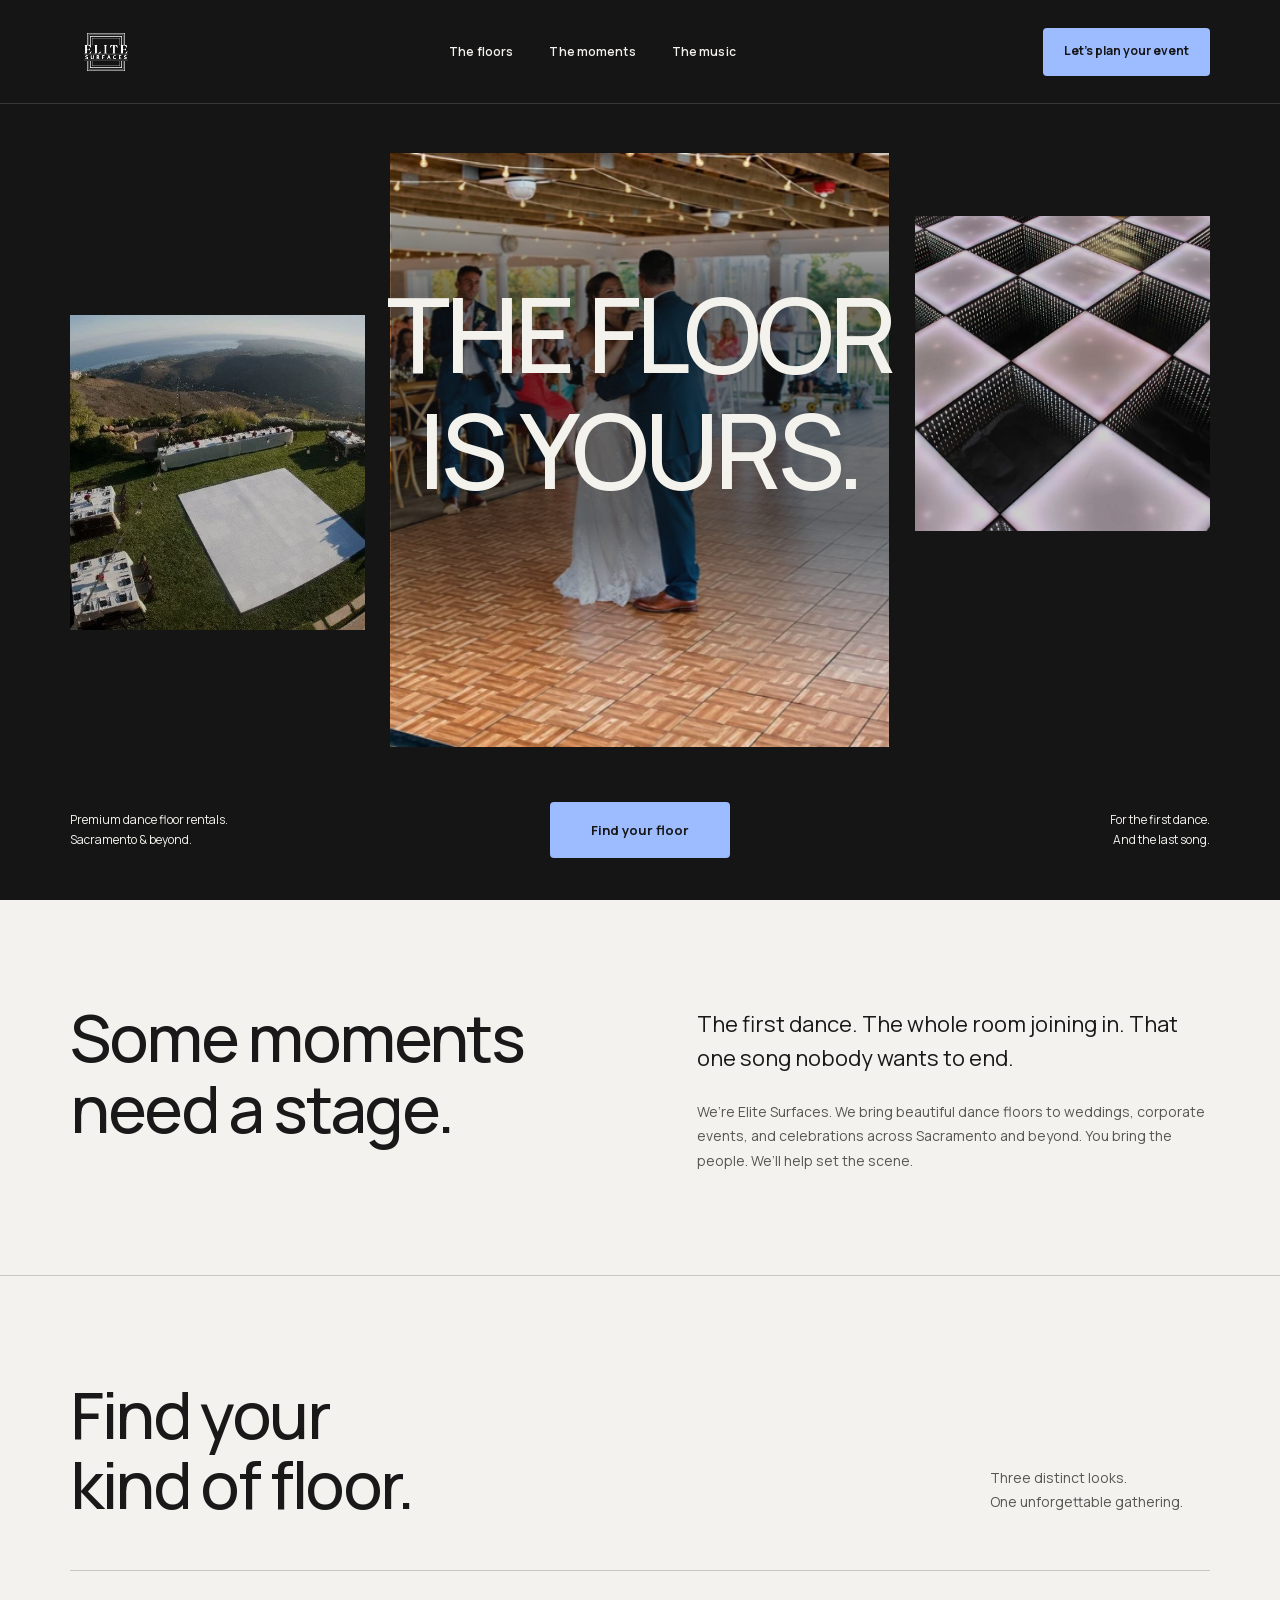
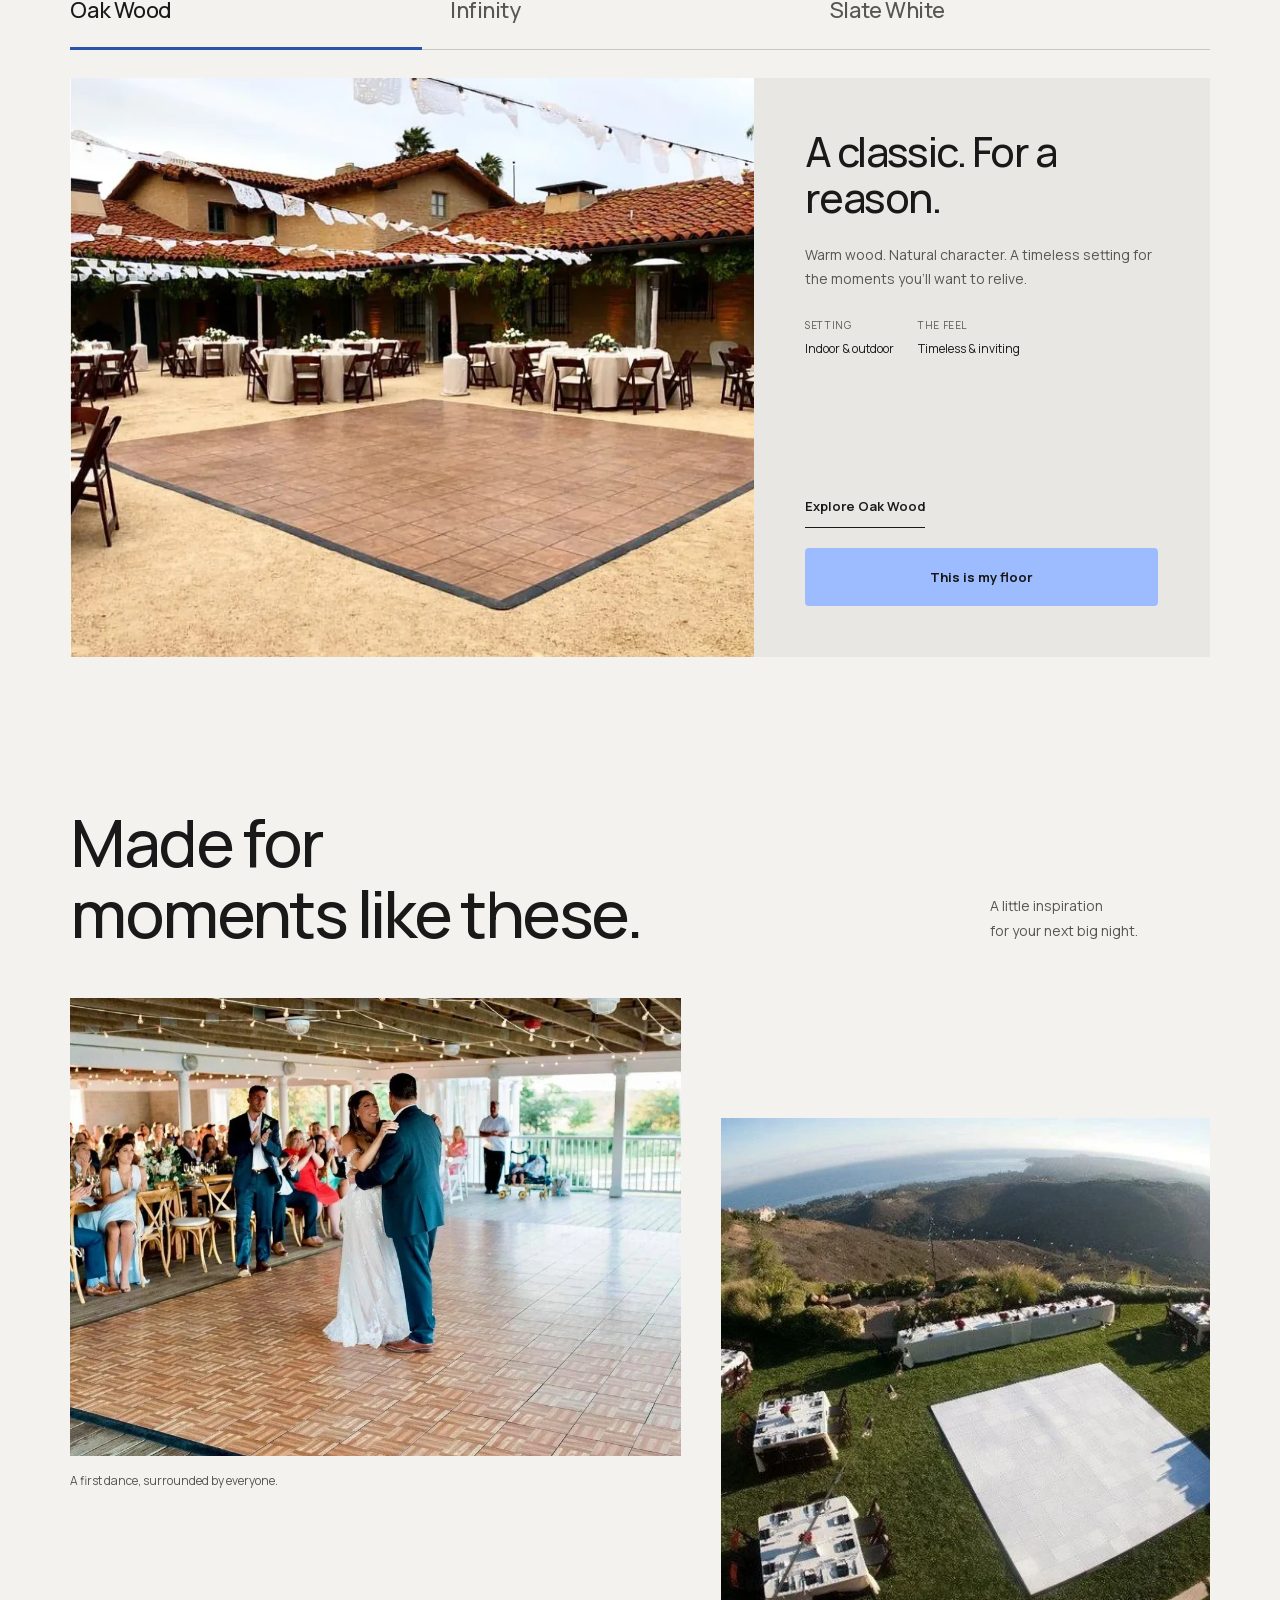
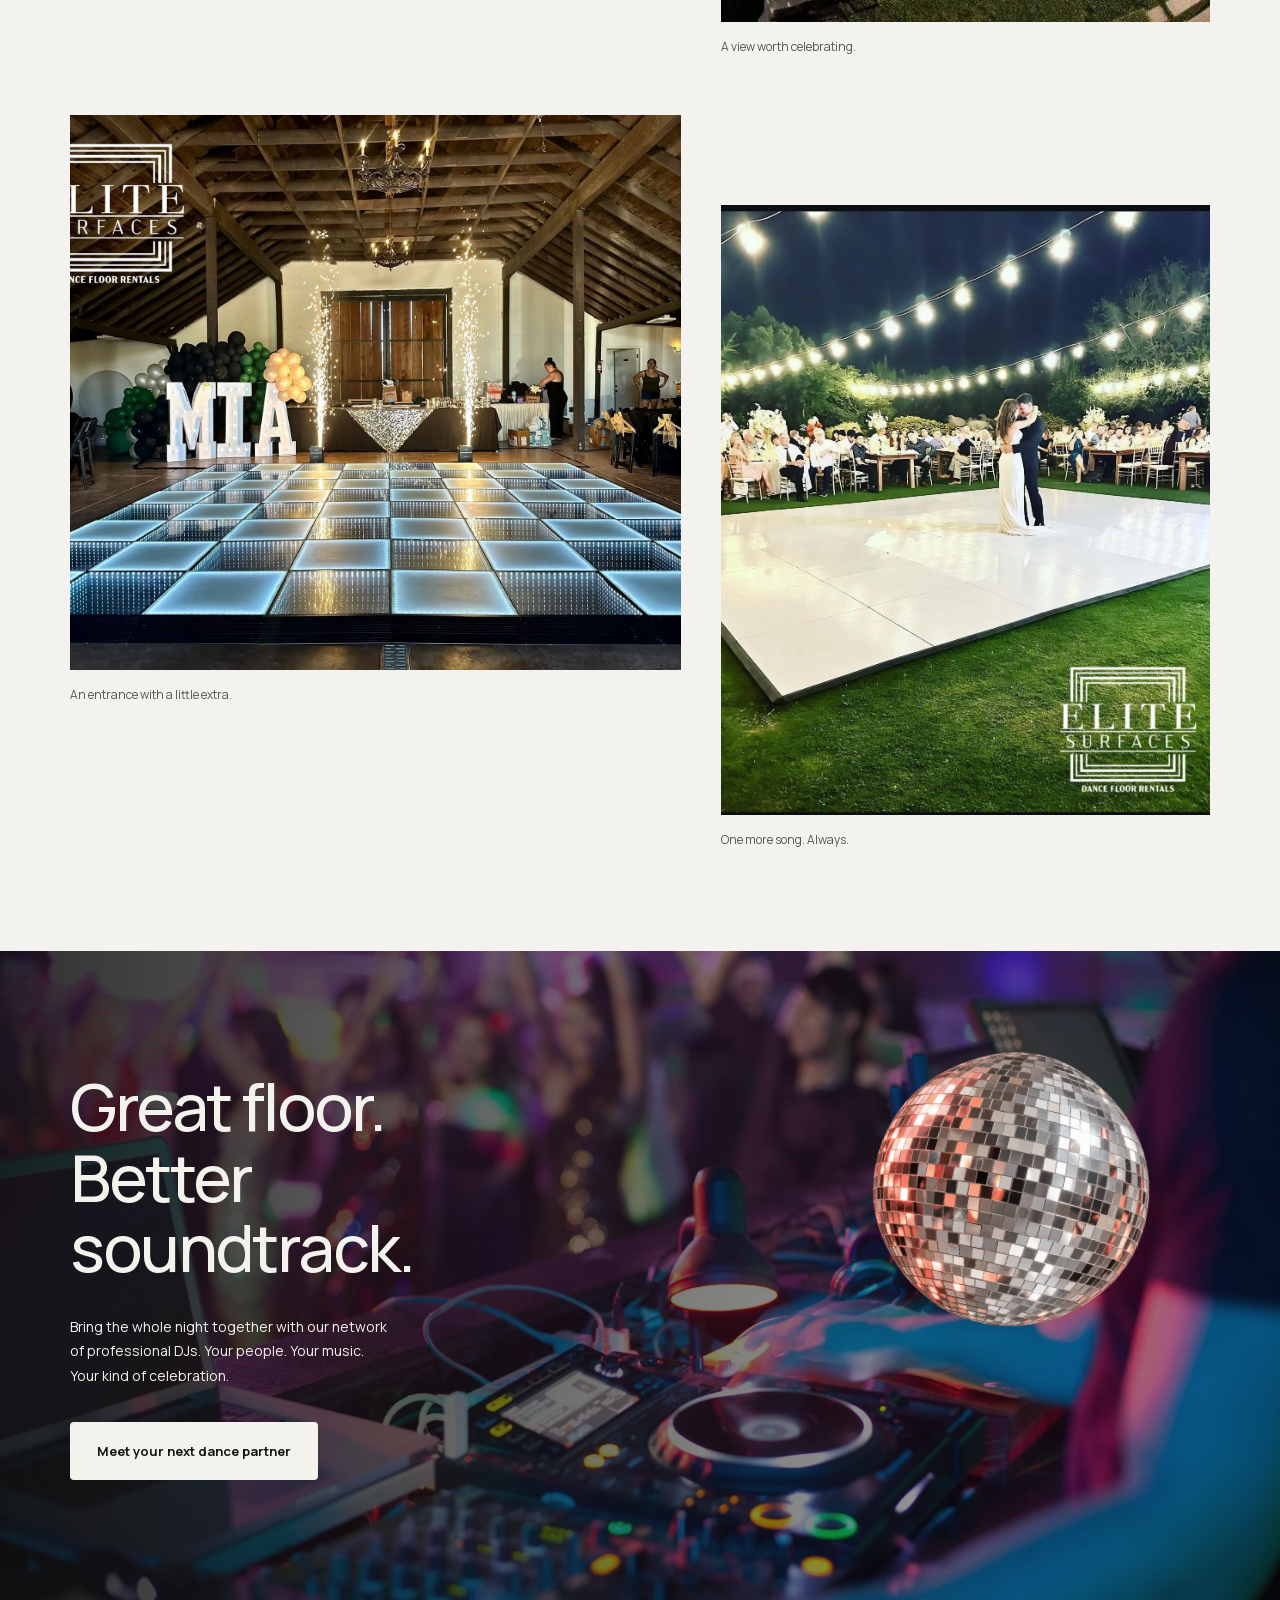
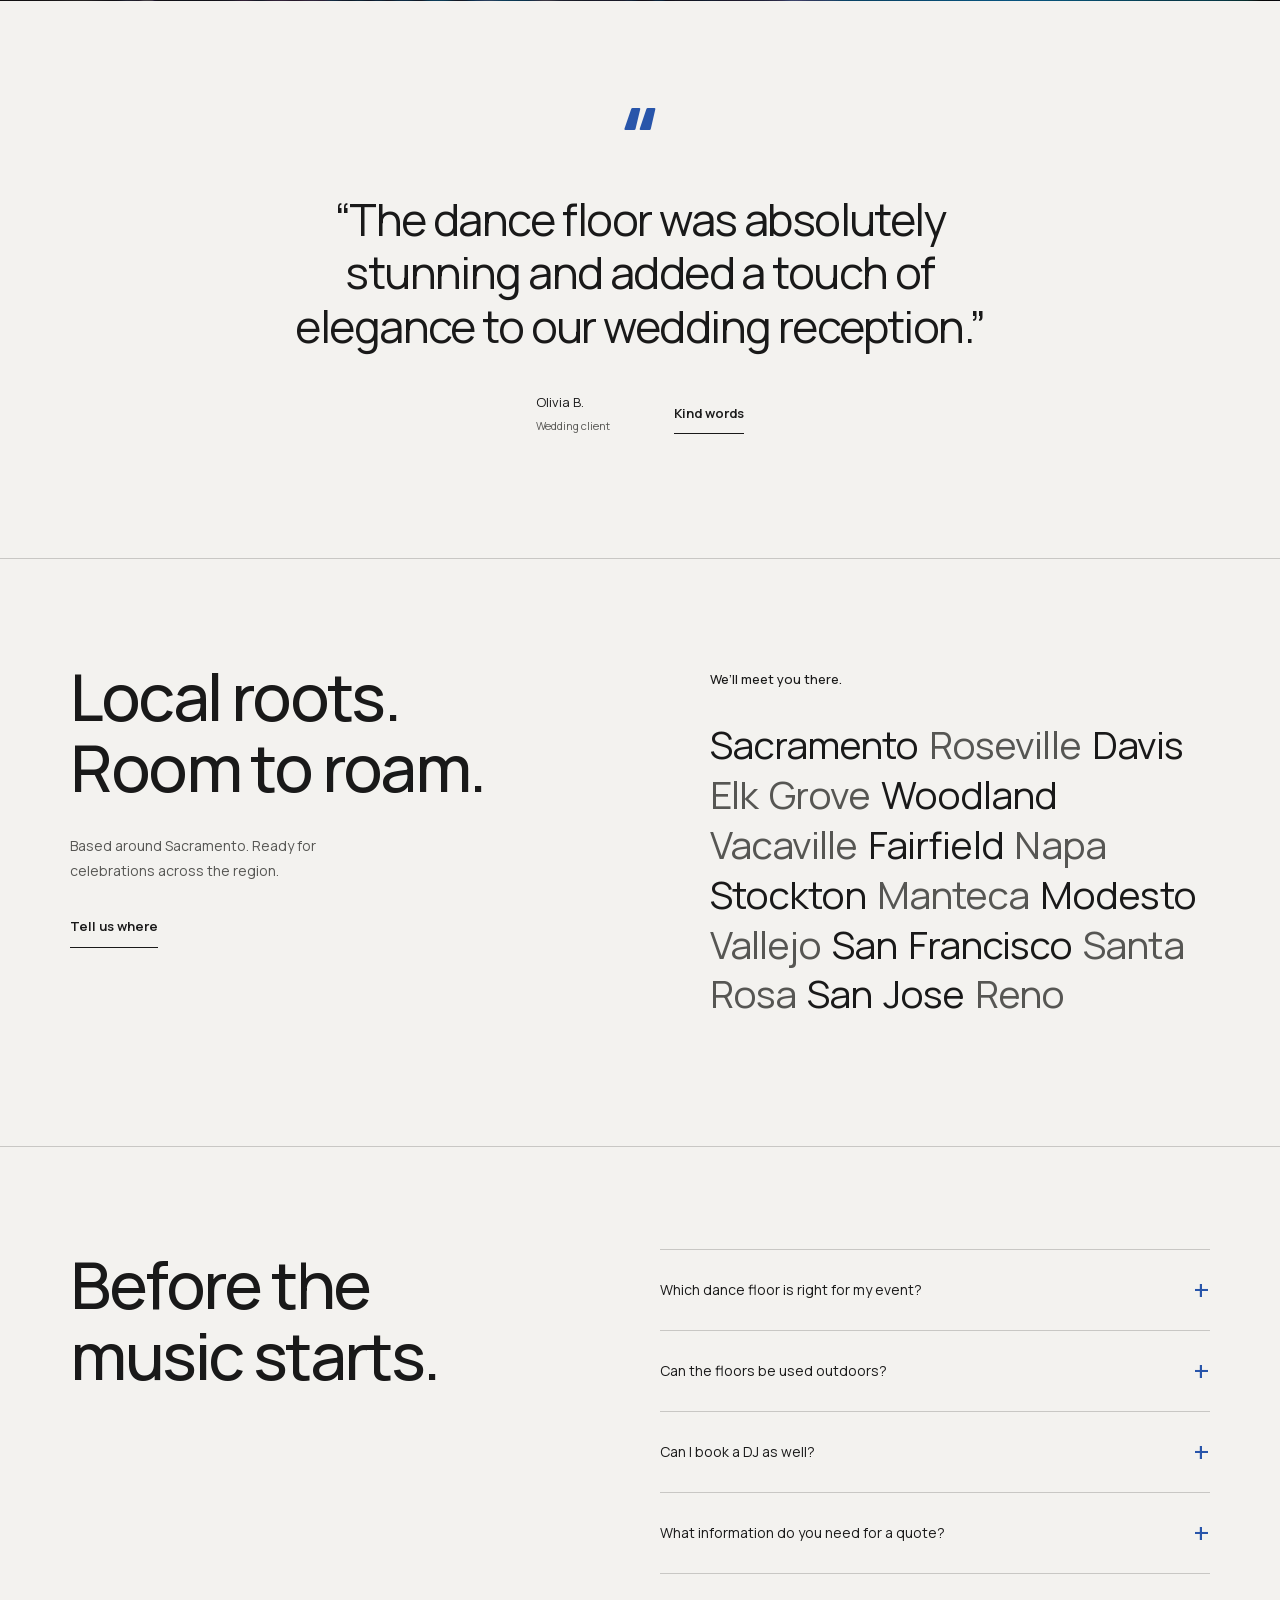
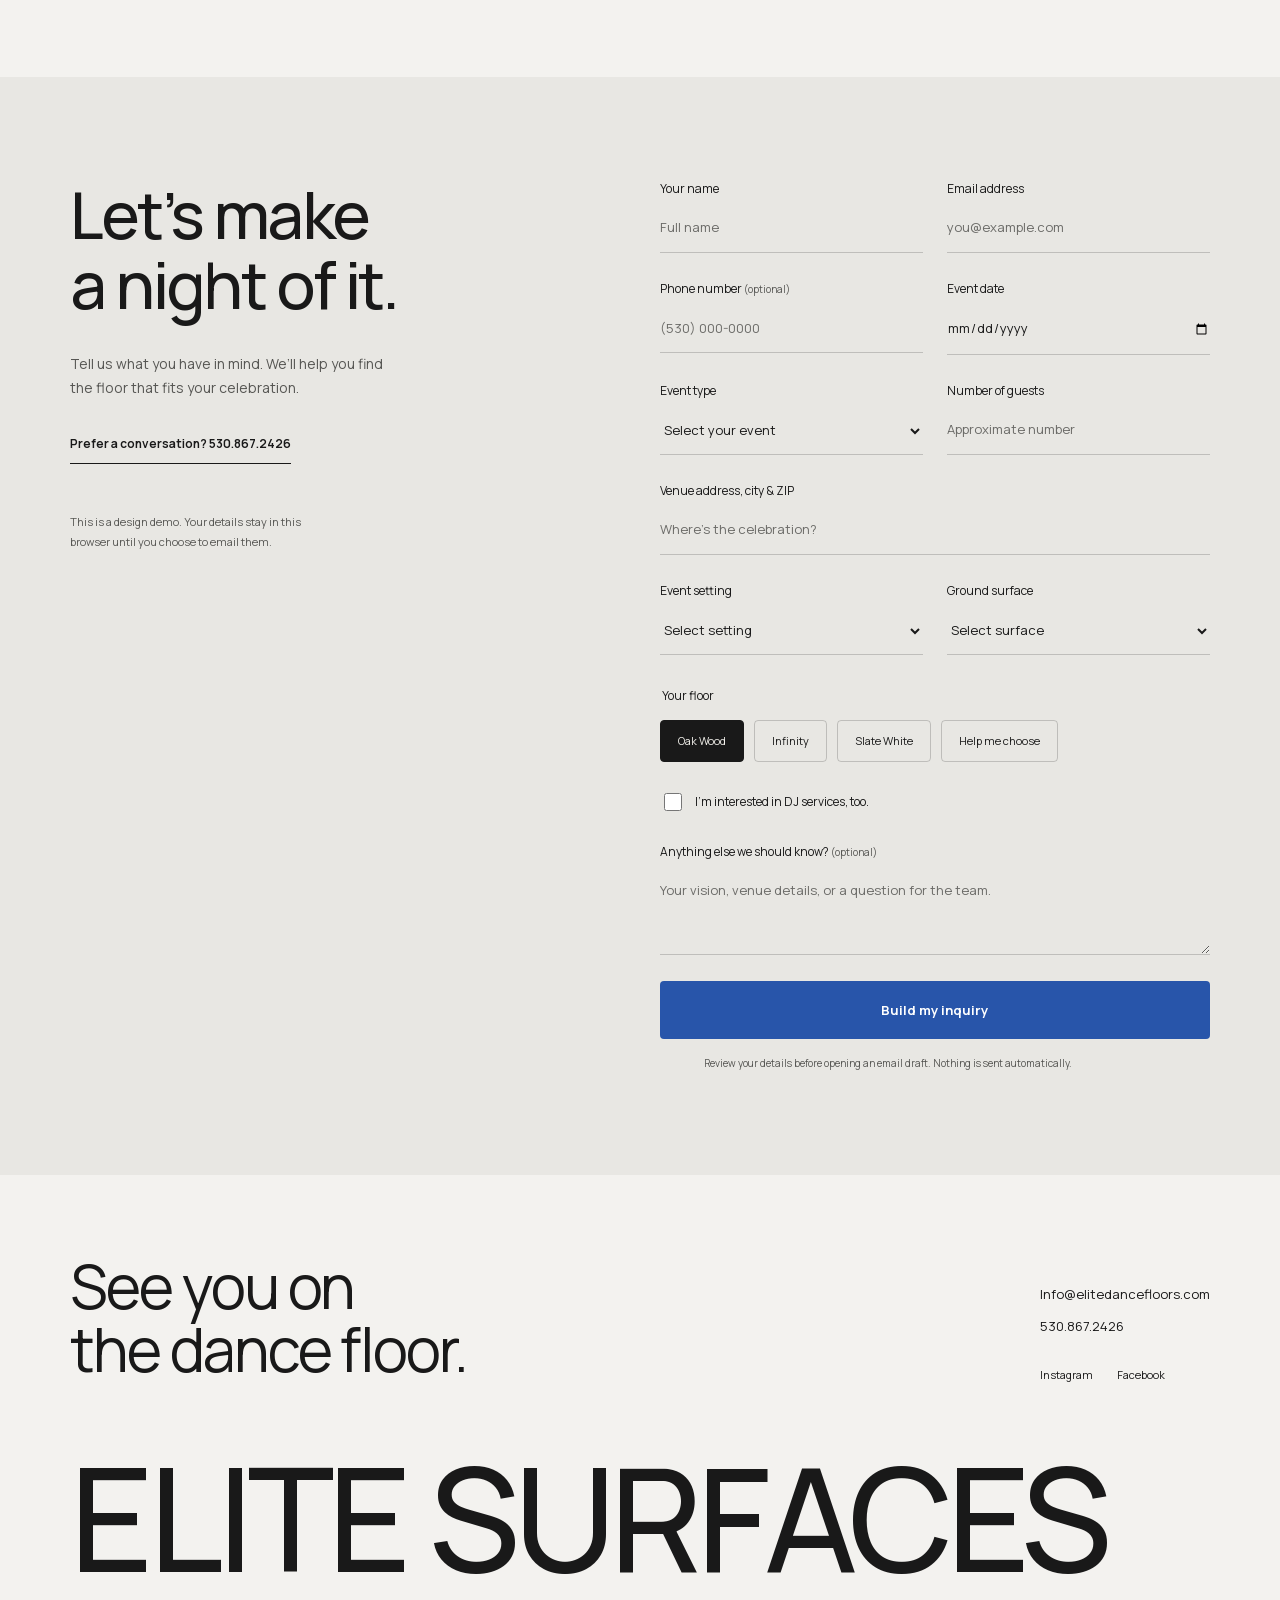
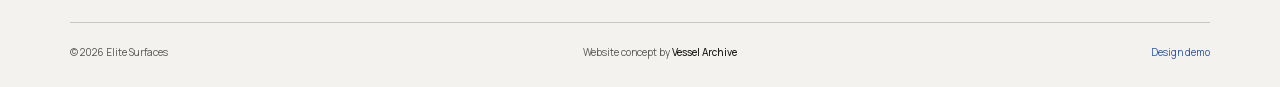
<file: index.html>
<!doctype html><html lang="en"><head><meta charset="utf-8"><meta name="viewport" content="width=device-width,initial-scale=1"><meta name="color-scheme" content="dark light"><meta name="theme-color" content="#151515"><meta name="robots" content="noindex,nofollow"><title>The floor is yours | Elite Surfaces</title><meta name="description" content="Premium dance floor rentals and DJ services for weddings, corporate events, and celebrations in Sacramento and surrounding areas."><meta property="og:title" content="The floor is yours | Elite Surfaces"><meta property="og:description" content="Premium dance floor rentals and DJ services for weddings, corporate events, and celebrations in Sacramento and surrounding areas."><meta property="og:type" content="website"><link rel="icon" href="./assets/elite-surfaces-logo.svg" type="image/svg+xml"><link rel="preload" href="./assets/manrope-variable.woff2" as="font" type="font/woff2" crossorigin><link rel="stylesheet" href="./styles.css"><script defer src="./app.js"></script></head><body><a class="skip-link" href="#main">Skip to content</a><header class="site-header"><a class="brand" href="./index.html" aria-label="Elite Surfaces home"><img src="./assets/elite-surfaces-logo.svg" width="74" height="74" alt="Elite Surfaces"></a><nav class="desktop-nav" aria-label="Main navigation"><a href="./index.html#floors">The floors</a><a href="./index.html#moments">The moments</a><a href="./Professional_DJs/">The music</a></nav><div class="header-actions"><a class="button small light" href="./request-a-quote/">Let’s plan your event </a><button class="menu-toggle" aria-label="Open menu" aria-expanded="false" aria-controls="mobile-nav"><span></span><span></span></button></div><nav id="mobile-nav" class="mobile-nav" aria-label="Mobile navigation" hidden><a href="./index.html#floors">The floors</a><a href="./index.html#moments">The moments</a><a href="./Professional_DJs/">The music</a><a href="./Testimonials/">Kind words</a><a href="./request-a-quote/">Plan your event</a><a href="tel:+15308672426">530.867.2426</a></nav></header><main id="main"><section class="hero"><picture class="hero-media"><source media="(max-width: 767px)" srcset="./assets/hero-mobile-400.webp 400w, ./assets/hero-mobile-576.webp 576w" sizes="72vw" width="576" height="1024"><img class="hero-image" src="./assets/hero-enhanced-1536.webp" srcset="./assets/hero-enhanced-768.webp 768w, ./assets/hero-enhanced-1152.webp 1152w, ./assets/hero-enhanced-1536.webp 1536w" sizes="(max-width: 767px) 72vw, (max-width: 1023px) 47vw, 39vw" width="1536" height="1024" fetchpriority="high" decoding="async" alt="A couple sharing their first dance on an oak floor at their wedding reception"></picture><div class="hero-shade"></div><div class="hero-wing hero-wing-left" aria-hidden="true"><img src="./assets/white-ocean-view.webp" width="720" height="480" alt="" decoding="async"></div><div class="hero-wing hero-wing-right" aria-hidden="true"><img src="./assets/infinity-floor.webp" width="1200" height="800" alt="" decoding="async"></div><div class="hero-content"><h1><span>The floor</span><span>is yours.</span></h1><div class="hero-bottom"><p>Premium dance floor rentals.<br>Sacramento & beyond.</p><a class="button primary" href="#floors">Find your floor</a><p class="hero-signoff">For the first dance.<br>And the last song.</p></div></div></section>
<section class="intro section"><h2>Some moments<br>need a stage.</h2><div class="intro-copy"><p>The first dance. The whole room joining in. That one song nobody wants to end.</p><p>We’re Elite Surfaces. We bring beautiful dance floors to weddings, corporate events, and celebrations across Sacramento and beyond. You bring the people. We’ll help set the scene.</p></div></section>
<section id="floors" class="section collection"><div class="section-heading"><h2>Find your<br><em>kind of floor.</em></h2><p>Three distinct looks.<br>One unforgettable gathering.</p></div><div class="floor-tabs" role="tablist" aria-label="Explore our dance floors"><button role="tab" id="tab-oak" aria-controls="panel-oak" aria-selected="true" tabindex="0">Oak Wood</button><button role="tab" id="tab-infinity" aria-controls="panel-infinity" aria-selected="false" tabindex="-1">Infinity</button><button role="tab" id="tab-white" aria-controls="panel-white" aria-selected="false" tabindex="-1">Slate White</button></div><div role="tabpanel" id="panel-oak" aria-labelledby="tab-oak" class="floor-panel" ><div class="floor-photo"><img src="./assets/oak-floor.webp" alt="Oak Wood dance floor" width="1200" height="900" loading="lazy"></div><div class="floor-info"><h3>A classic. For a reason.</h3><p>Warm wood. Natural character. A timeless setting for the moments you’ll want to relive.</p><dl><div><dt>Setting</dt><dd>Indoor & outdoor</dd></div><div><dt>The feel</dt><dd>Timeless & inviting</dd></div></dl><a class="text-link" href="./Oak_Dance_Floor/">Explore Oak Wood </a><a class="button primary" href="./request-a-quote/?floor=oak">This is my floor </a></div></div><div role="tabpanel" id="panel-infinity" aria-labelledby="tab-infinity" class="floor-panel" hidden><div class="floor-photo"><img src="./assets/infinity-floor.webp" alt="Infinity dance floor" width="1200" height="900" loading="lazy"></div><div class="floor-info"><h3>Make an entrance. Into infinity.</h3><p>Mirrored surfaces and LED light create an illusion of endless depth. A floor that becomes part of the show.</p><dl><div><dt>Setting</dt><dd>Indoor only</dd></div><div><dt>The feel</dt><dd>Immersive & electric</dd></div></dl><a class="text-link" href="./infinity_dance_floor/">Explore Infinity </a><a class="button primary" href="./request-a-quote/?floor=infinity">This is my floor </a></div></div><div role="tabpanel" id="panel-white" aria-labelledby="tab-white" class="floor-panel" hidden><div class="floor-photo"><img src="./assets/white-floor.webp" alt="Slate White dance floor" width="1200" height="900" loading="lazy"></div><div class="floor-info"><h3>Your vision. A clean canvas.</h3><p>A bright, polished finish that lets your whole celebration shine. Effortless with every color palette.</p><dl><div><dt>Setting</dt><dd>Ask about your venue</dd></div><div><dt>The feel</dt><dd>Modern & refined</dd></div></dl><a class="text-link" href="./slate_white_dance_floor/">Explore Slate White </a><a class="button primary" href="./request-a-quote/?floor=white">This is my floor </a></div></div></section>
<section id="moments" class="section moments"><div class="section-heading"><h2>Made for<br><em>moments like these.</em></h2><p>A little inspiration<br>for your next big night.</p></div><div class="gallery-grid"><figure class="gallery-item"><button class="gallery-open" data-caption="A first dance, surrounded by everyone." aria-label="Enlarge: A couple dancing on an oak floor at their wedding reception"><img src="./assets/oak-first-dance.webp" alt="A couple dancing on an oak floor at their wedding reception" loading="lazy" width="1200" height="900"><span class="gallery-expand">View image </span></button><figcaption>A first dance, surrounded by everyone.</figcaption></figure><figure class="gallery-item"><button class="gallery-open" data-caption="A view worth celebrating." aria-label="Enlarge: A white dance floor at an outdoor reception overlooking the coast"><img src="./assets/white-ocean-view.webp" alt="A white dance floor at an outdoor reception overlooking the coast" loading="lazy" width="1200" height="900"><span class="gallery-expand">View image </span></button><figcaption>A view worth celebrating.</figcaption></figure><figure class="gallery-item"><button class="gallery-open" data-caption="An entrance with a little extra." aria-label="Enlarge: An Infinity LED dance floor at an indoor celebration"><img src="./assets/wedding-floor-evening.webp" alt="An Infinity LED dance floor at an indoor celebration" loading="lazy" width="1200" height="900"><span class="gallery-expand">View image </span></button><figcaption>An entrance with a little extra.</figcaption></figure><figure class="gallery-item"><button class="gallery-open" data-caption="One more song. Always." aria-label="Enlarge: Newlyweds dancing on a white floor under string lights"><img src="./assets/white-first-dance.webp" alt="Newlyweds dancing on a white floor under string lights" loading="lazy" width="1200" height="900"><span class="gallery-expand">View image </span></button><figcaption>One more song. Always.</figcaption></figure></div></section>
<section class="dj-feature"><img src="./assets/dj-performance.webp" alt="A DJ mixing music for a lively dance floor" width="1920" height="1280" loading="lazy"><div class="dj-shade"></div><div class="dj-copy"><h2>Great floor.<br><em>Better soundtrack.</em></h2><p>Bring the whole night together with our network of professional DJs. Your people. Your music. Your kind of celebration.</p><a class="button light" href="./Professional_DJs/">Meet your next dance partner </a></div><img class="disco-accent" src="./assets/disco-ball.webp" alt="" width="300" height="300" loading="lazy"></section>
<section class="testimonial section"><p class="quote-mark" aria-hidden="true">“</p><blockquote>“The dance floor was absolutely stunning and added a touch of elegance to our wedding reception.”</blockquote><div class="testimonial-credit"><span>Olivia B.<br><small>Wedding client</small></span><a class="text-link" href="./Testimonials/">Kind words </a></div></section>
<section class="service-section section"><div class="service-heading"><h2>Local roots.<br><em>Room to roam.</em></h2><p>Based around Sacramento. Ready for celebrations across the region.</p><a class="text-link" href="./request-a-quote/">Tell us where </a></div><div class="service-places"><h3>We’ll meet you there.</h3><p>Sacramento <span>Roseville</span> Davis <span>Elk Grove</span> Woodland <span>Vacaville</span> Fairfield <span>Napa</span> Stockton <span>Manteca</span> Modesto <span>Vallejo</span> San Francisco <span>Santa Rosa</span> San Jose <span>Reno</span></p></div></section>
<section class="faq-section section"><h2>Before the<br><em>music starts.</em></h2><div class="faq-list"><details><summary>Which dance floor is right for my event?<span>+</span></summary><p>Oak Wood brings a classic feel to indoor and outdoor events. Infinity pairs mirrors and LEDs for an indoor experience. Slate White offers a clean, versatile look. Share your venue and vision with the team to choose the best fit.</p></details><details><summary>Can the floors be used outdoors?<span>+</span></summary><p>Oak Wood is available for indoor and outdoor use. Infinity is for indoor use only. Tell us about your venue and ground surface so the team can confirm the right setup for your event.</p></details><details><summary>Can I book a DJ as well?<span>+</span></summary><p>Yes. Elite Surfaces offers a network of professional DJs for weddings, corporate events, and private celebrations. Add DJ services to your inquiry and share the kind of music you have in mind.</p></details><details><summary>What information do you need for a quote?<span>+</span></summary><p>Your event date, location, guest count, preferred floor, and the surface it will sit on. Include any venue requirements or questions so the team can help plan your setup.</p></details></div></section><section id="quote" class="section quote-section"><div class="quote-heading"><h2>Let’s make<br><em>a night of it.</em></h2><p>Tell us what you have in mind. We’ll help you find the floor that fits your celebration.</p><a class="text-link" href="tel:+15308672426">Prefer a conversation? 530.867.2426 </a><p class="demo-note">This is a design demo. Your details stay in this browser until you choose to email them.</p></div><form class="quote-form"><div class="form-grid"><label>Your name<input name="name" autocomplete="name" required placeholder="Full name" maxlength="100"></label><label>Email address<input name="email" type="email" autocomplete="email" required placeholder="you@example.com" maxlength="150"></label><label>Phone number <span>(optional)</span><input name="phone" type="tel" autocomplete="tel" placeholder="(530) 000-0000" maxlength="40"></label><label>Event date<input name="date" type="date" required></label><label>Event type<select name="event" required><option value="">Select your event</option><option>Wedding</option><option>Corporate event</option><option>Private party</option><option>Other celebration</option></select></label><label>Number of guests<input name="guests" type="number" min="1" max="100000" step="1" placeholder="Approximate number" required></label><label class="full">Venue address, city & ZIP<input name="venue" autocomplete="street-address" required placeholder="Where’s the celebration?" maxlength="250"></label><label>Event setting<select name="setting" required><option value="">Select setting</option><option>Venue / indoors</option><option>Venue / outdoors</option><option>Private property / indoors</option><option>Private property / outdoors</option></select></label><label>Ground surface<select name="surface" required><option value="">Select surface</option><option>Grass</option><option>Concrete</option><option>Dirt</option><option>Other / not sure</option></select></label></div><fieldset class="floor-choices"><legend>Your floor</legend><label><input type="radio" name="floor" value="Oak Wood" checked><span>Oak Wood</span></label><label><input type="radio" name="floor" value="Infinity"><span>Infinity</span></label><label><input type="radio" name="floor" value="Slate White"><span>Slate White</span></label><label><input type="radio" name="floor" value="Help me choose"><span>Help me choose</span></label></fieldset><p class="field-note" id="floor-note" hidden>Infinity is designed for indoor use only. Choose an indoor setting or another floor.</p><label class="checkbox-label"><input name="dj" type="checkbox"> I’m interested in DJ services, too.</label><label>Anything else we should know? <span>(optional)</span><textarea name="notes" rows="3" maxlength="2000" placeholder="Your vision, venue details, or a question for the team."></textarea></label><button class="button primary form-submit" type="submit">Build my inquiry </button><p class="form-hint">Review your details before opening an email draft. Nothing is sent automatically.</p><div class="inquiry-result" tabindex="-1" hidden><h3>Your inquiry is ready.</h3><p>Review it below, then copy it or open your email app to send it to Elite Surfaces.</p><pre class="inquiry-summary"></pre><div class="result-actions"><a class="button primary email-inquiry" href="mailto:Info@elitedancefloors.com">Open email draft </a><button type="button" class="button outline copy-inquiry">Copy inquiry</button></div><p class="copy-status" role="status" aria-live="polite"></p></div></form></section></main><footer class="site-footer"><div class="footer-top"><a class="footer-cta" href="./request-a-quote/">See you on<br>the dance floor. </a><div class="footer-contact"><a href="mailto:Info@elitedancefloors.com">Info@elitedancefloors.com</a><a href="tel:+15308672426">530.867.2426</a><div class="social-links"><a href="https://www.instagram.com/elitesurfacedancefloors" target="_blank" rel="noopener noreferrer">Instagram </a><a href="https://www.facebook.com/joaquin.naranjo.5" target="_blank" rel="noopener noreferrer">Facebook </a></div></div></div><p class="footer-wordmark" aria-hidden="true">ELITE SURFACES</p><div class="footer-bottom"><span>© 2026 Elite Surfaces</span><span>Website concept by <strong>Vessel Archive</strong></span><span class="demo-label">Design demo</span></div></footer><dialog class="lightbox" aria-labelledby="lightbox-caption"><button type="button" class="lightbox-close icon-button" aria-label="Close image">Close</button><figure><img id="lightbox-image" alt=""><figcaption id="lightbox-caption"></figcaption></figure><div class="lightbox-controls"><button type="button" class="button outline" data-gallery-step="-1">Previous</button><button type="button" class="button outline" data-gallery-step="1">Next</button></div></dialog></body></html>
</file>
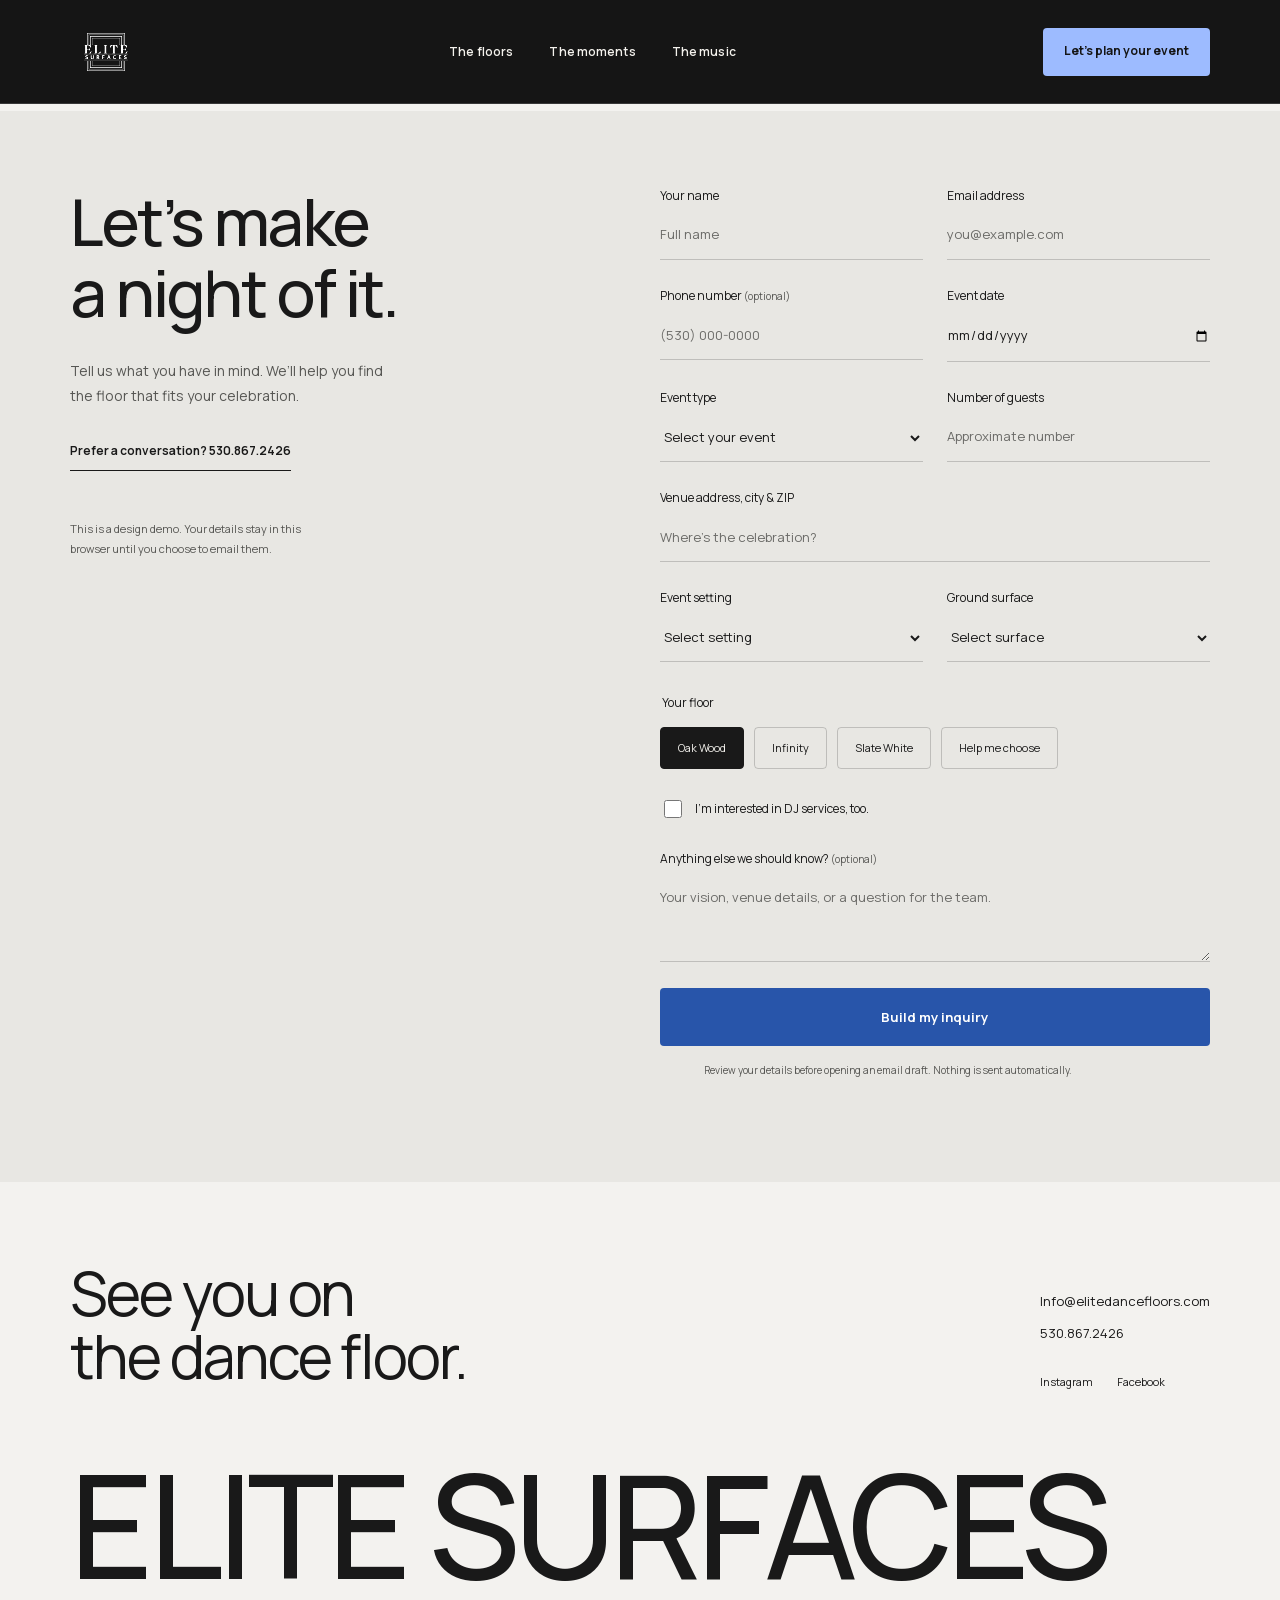
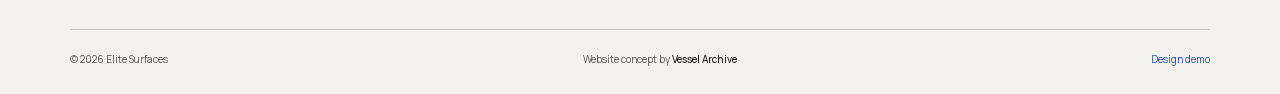
<file: get_in_touch/index.html>
<!doctype html><html lang="en"><head><meta charset="utf-8"><meta name="viewport" content="width=device-width,initial-scale=1"><meta name="color-scheme" content="dark light"><meta name="theme-color" content="#151515"><meta name="robots" content="noindex,nofollow"><title>Plan your event | Elite Surfaces</title><meta name="description" content="Plan your dance floor rental and DJ services with Elite Surfaces."><meta property="og:title" content="Plan your event | Elite Surfaces"><meta property="og:description" content="Plan your dance floor rental and DJ services with Elite Surfaces."><meta property="og:type" content="website"><link rel="icon" href="../assets/elite-surfaces-logo.svg" type="image/svg+xml"><link rel="preload" href="../assets/manrope-variable.woff2" as="font" type="font/woff2" crossorigin><link rel="stylesheet" href="../styles.css"><script defer src="../app.js"></script></head><body><a class="skip-link" href="#main">Skip to content</a><header class="site-header"><a class="brand" href="../index.html" aria-label="Elite Surfaces home"><img src="../assets/elite-surfaces-logo.svg" width="74" height="74" alt="Elite Surfaces"></a><nav class="desktop-nav" aria-label="Main navigation"><a href="../index.html#floors">The floors</a><a href="../index.html#moments">The moments</a><a href="../Professional_DJs/">The music</a></nav><div class="header-actions"><a class="button small light" href="../request-a-quote/">Let’s plan your event </a><button class="menu-toggle" aria-label="Open menu" aria-expanded="false" aria-controls="mobile-nav"><span></span><span></span></button></div><nav id="mobile-nav" class="mobile-nav" aria-label="Mobile navigation" hidden><a href="../index.html#floors">The floors</a><a href="../index.html#moments">The moments</a><a href="../Professional_DJs/">The music</a><a href="../Testimonials/">Kind words</a><a href="../request-a-quote/">Plan your event</a><a href="tel:+15308672426">530.867.2426</a></nav></header><main id="main"><div class="contact-page"><section id="quote" class="section quote-section"><div class="quote-heading"><h1>Let’s make<br><em>a night of it.</em></h1><p>Tell us what you have in mind. We’ll help you find the floor that fits your celebration.</p><a class="text-link" href="tel:+15308672426">Prefer a conversation? 530.867.2426 </a><p class="demo-note">This is a design demo. Your details stay in this browser until you choose to email them.</p></div><form class="quote-form"><div class="form-grid"><label>Your name<input name="name" autocomplete="name" required placeholder="Full name" maxlength="100"></label><label>Email address<input name="email" type="email" autocomplete="email" required placeholder="you@example.com" maxlength="150"></label><label>Phone number <span>(optional)</span><input name="phone" type="tel" autocomplete="tel" placeholder="(530) 000-0000" maxlength="40"></label><label>Event date<input name="date" type="date" required></label><label>Event type<select name="event" required><option value="">Select your event</option><option>Wedding</option><option>Corporate event</option><option>Private party</option><option>Other celebration</option></select></label><label>Number of guests<input name="guests" type="number" min="1" max="100000" step="1" placeholder="Approximate number" required></label><label class="full">Venue address, city & ZIP<input name="venue" autocomplete="street-address" required placeholder="Where’s the celebration?" maxlength="250"></label><label>Event setting<select name="setting" required><option value="">Select setting</option><option>Venue / indoors</option><option>Venue / outdoors</option><option>Private property / indoors</option><option>Private property / outdoors</option></select></label><label>Ground surface<select name="surface" required><option value="">Select surface</option><option>Grass</option><option>Concrete</option><option>Dirt</option><option>Other / not sure</option></select></label></div><fieldset class="floor-choices"><legend>Your floor</legend><label><input type="radio" name="floor" value="Oak Wood" checked><span>Oak Wood</span></label><label><input type="radio" name="floor" value="Infinity"><span>Infinity</span></label><label><input type="radio" name="floor" value="Slate White"><span>Slate White</span></label><label><input type="radio" name="floor" value="Help me choose"><span>Help me choose</span></label></fieldset><p class="field-note" id="floor-note" hidden>Infinity is designed for indoor use only. Choose an indoor setting or another floor.</p><label class="checkbox-label"><input name="dj" type="checkbox"> I’m interested in DJ services, too.</label><label>Anything else we should know? <span>(optional)</span><textarea name="notes" rows="3" maxlength="2000" placeholder="Your vision, venue details, or a question for the team."></textarea></label><button class="button primary form-submit" type="submit">Build my inquiry </button><p class="form-hint">Review your details before opening an email draft. Nothing is sent automatically.</p><div class="inquiry-result" tabindex="-1" hidden><h3>Your inquiry is ready.</h3><p>Review it below, then copy it or open your email app to send it to Elite Surfaces.</p><pre class="inquiry-summary"></pre><div class="result-actions"><a class="button primary email-inquiry" href="mailto:Info@elitedancefloors.com">Open email draft </a><button type="button" class="button outline copy-inquiry">Copy inquiry</button></div><p class="copy-status" role="status" aria-live="polite"></p></div></form></section></div></main><footer class="site-footer"><div class="footer-top"><a class="footer-cta" href="../request-a-quote/">See you on<br>the dance floor. </a><div class="footer-contact"><a href="mailto:Info@elitedancefloors.com">Info@elitedancefloors.com</a><a href="tel:+15308672426">530.867.2426</a><div class="social-links"><a href="https://www.instagram.com/elitesurfacedancefloors" target="_blank" rel="noopener noreferrer">Instagram </a><a href="https://www.facebook.com/joaquin.naranjo.5" target="_blank" rel="noopener noreferrer">Facebook </a></div></div></div><p class="footer-wordmark" aria-hidden="true">ELITE SURFACES</p><div class="footer-bottom"><span>© 2026 Elite Surfaces</span><span>Website concept by <strong>Vessel Archive</strong></span><span class="demo-label">Design demo</span></div></footer><dialog class="lightbox" aria-labelledby="lightbox-caption"><button type="button" class="lightbox-close icon-button" aria-label="Close image">Close</button><figure><img id="lightbox-image" alt=""><figcaption id="lightbox-caption"></figcaption></figure><div class="lightbox-controls"><button type="button" class="button outline" data-gallery-step="-1">Previous</button><button type="button" class="button outline" data-gallery-step="1">Next</button></div></dialog></body></html>
</file>
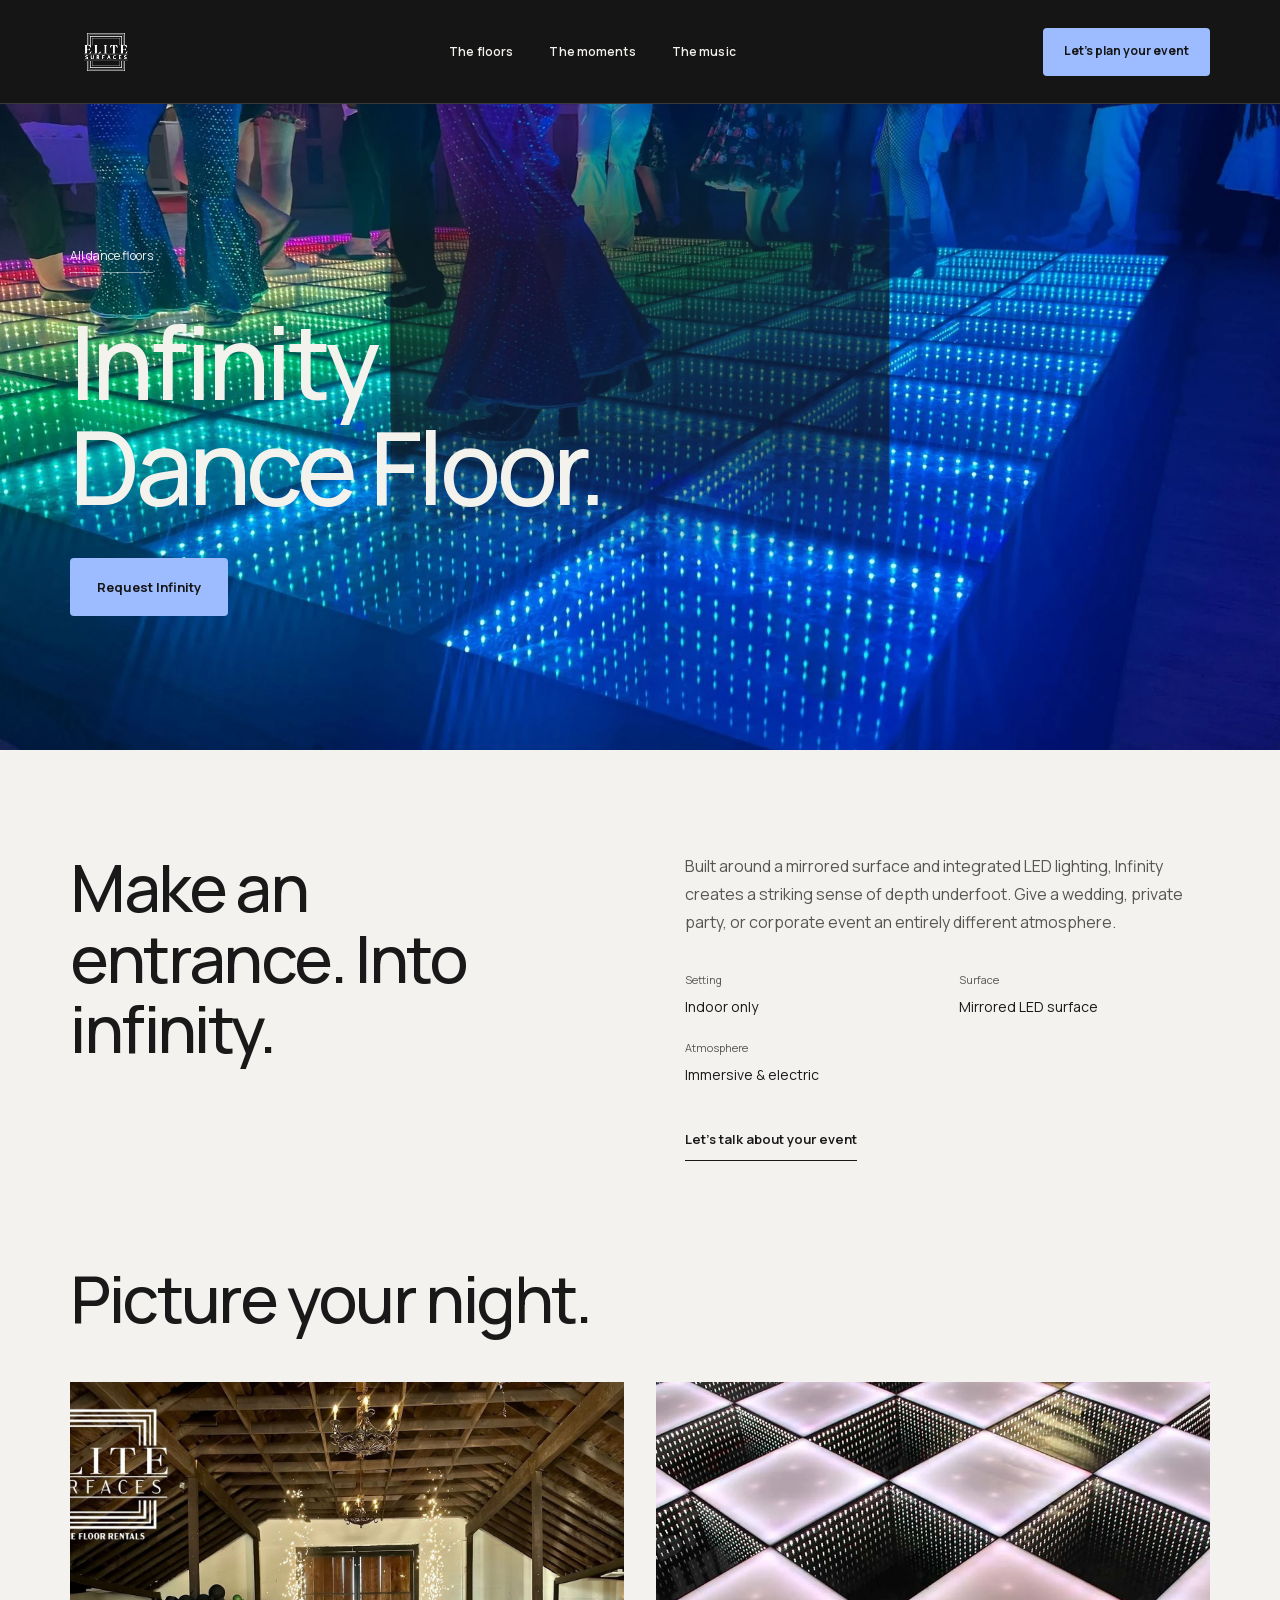
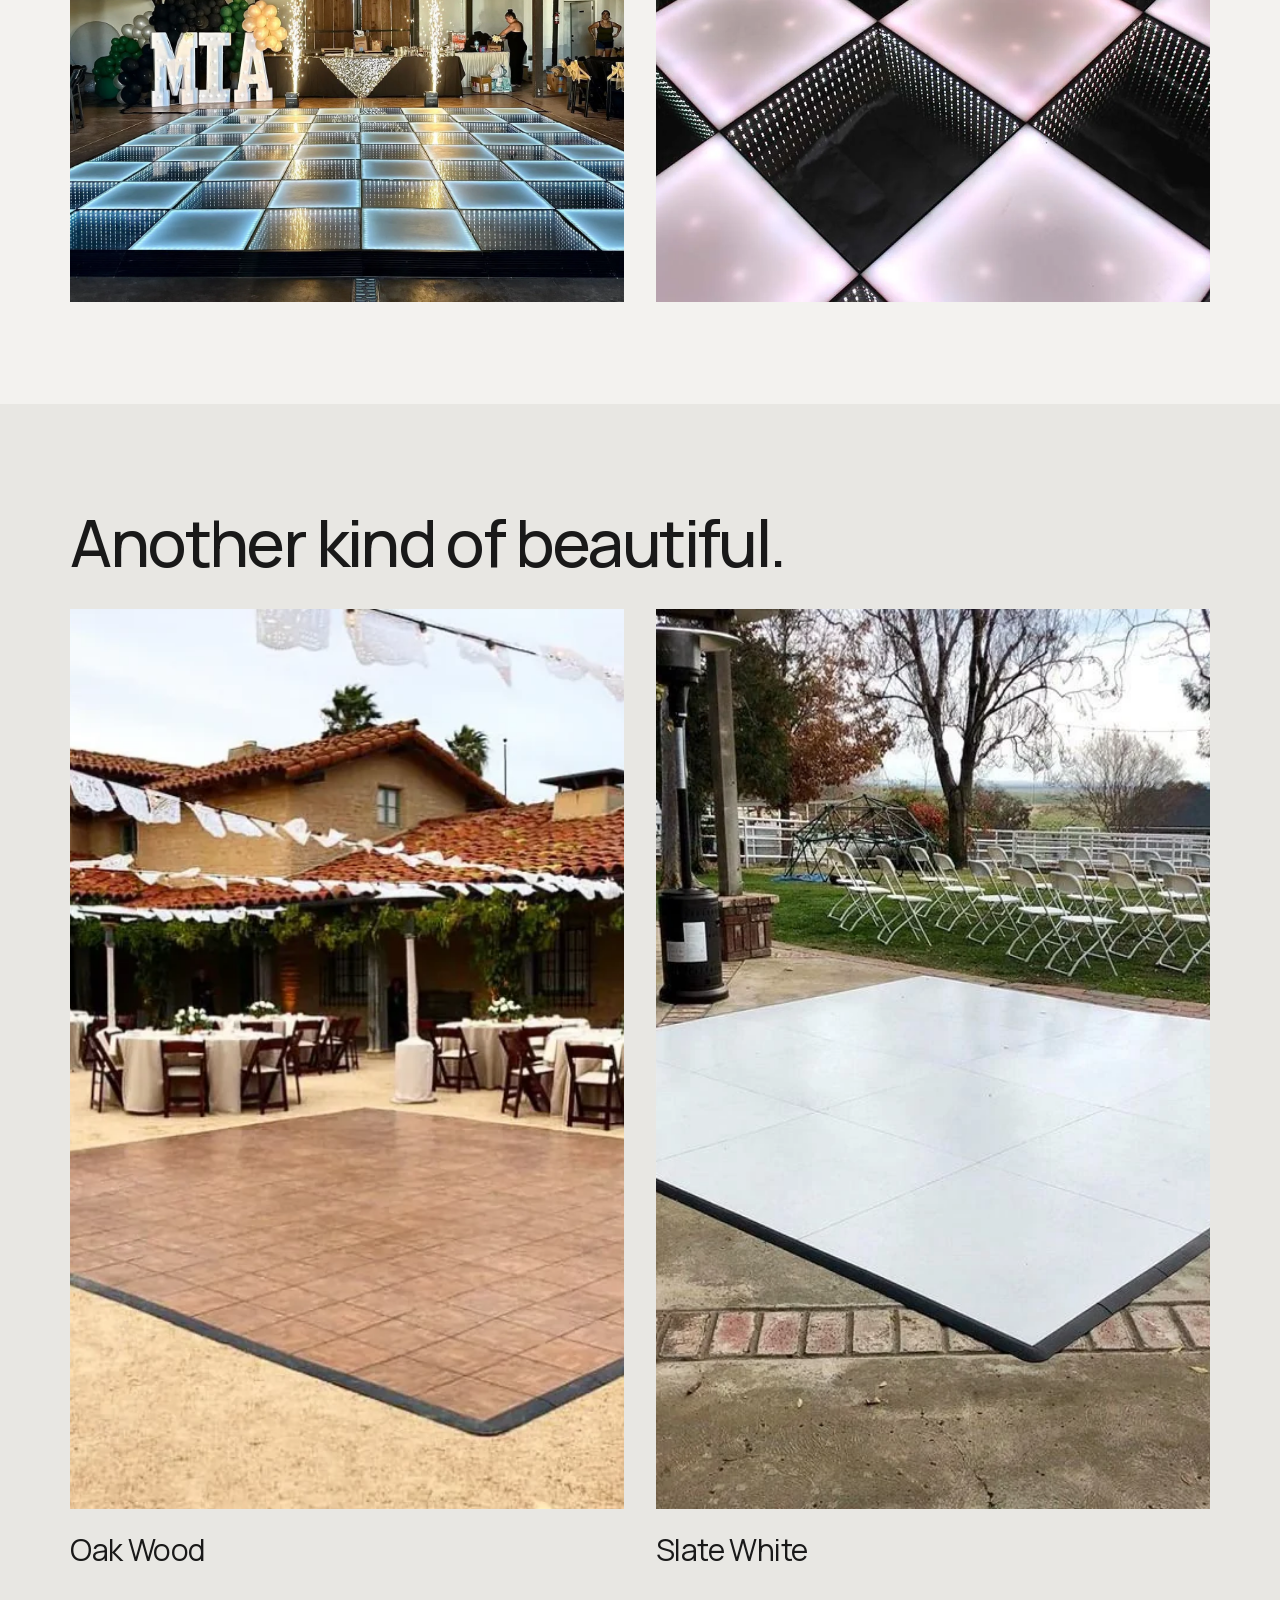
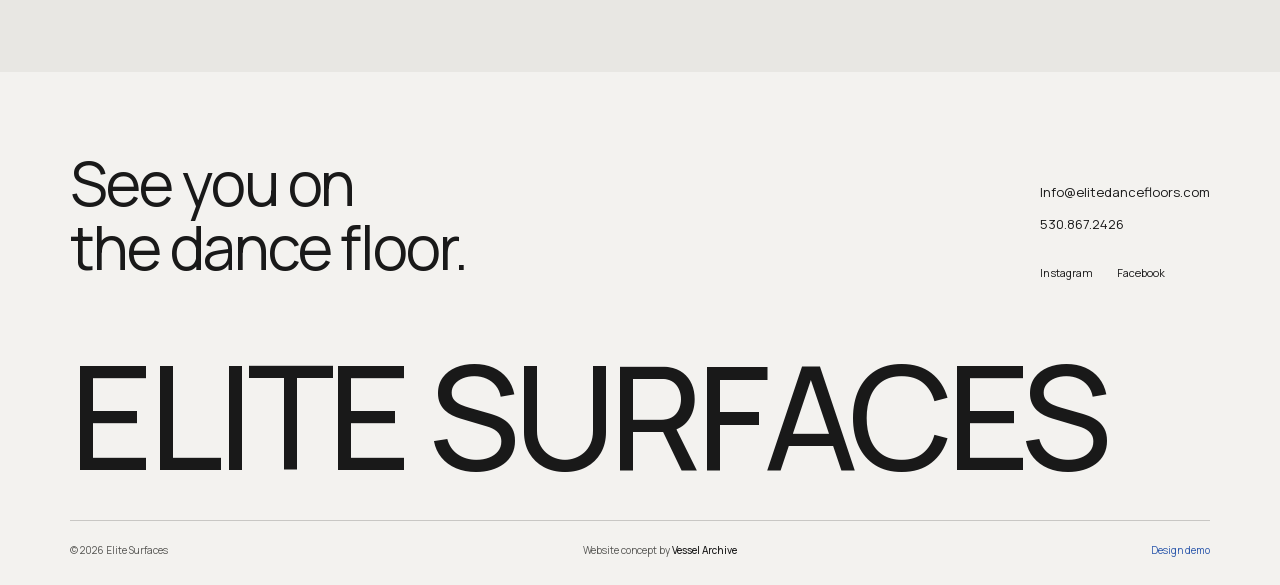
<file: infinity_dance_floor/index.html>
<!doctype html><html lang="en"><head><meta charset="utf-8"><meta name="viewport" content="width=device-width,initial-scale=1"><meta name="color-scheme" content="dark light"><meta name="theme-color" content="#151515"><meta name="robots" content="noindex,nofollow"><title>Infinity Dance Floor | Elite Surfaces</title><meta name="description" content="Mirrored surfaces and LED light create an illusion of endless depth. A floor that becomes part of the show."><meta property="og:title" content="Infinity Dance Floor | Elite Surfaces"><meta property="og:description" content="Mirrored surfaces and LED light create an illusion of endless depth. A floor that becomes part of the show."><meta property="og:type" content="website"><link rel="icon" href="../assets/elite-surfaces-logo.svg" type="image/svg+xml"><link rel="preload" href="../assets/manrope-variable.woff2" as="font" type="font/woff2" crossorigin><link rel="stylesheet" href="../styles.css"><script defer src="../app.js"></script></head><body><a class="skip-link" href="#main">Skip to content</a><header class="site-header"><a class="brand" href="../index.html" aria-label="Elite Surfaces home"><img src="../assets/elite-surfaces-logo.svg" width="74" height="74" alt="Elite Surfaces"></a><nav class="desktop-nav" aria-label="Main navigation"><a href="../index.html#floors">The floors</a><a href="../index.html#moments">The moments</a><a href="../Professional_DJs/">The music</a></nav><div class="header-actions"><a class="button small light" href="../request-a-quote/">Let’s plan your event </a><button class="menu-toggle" aria-label="Open menu" aria-expanded="false" aria-controls="mobile-nav"><span></span><span></span></button></div><nav id="mobile-nav" class="mobile-nav" aria-label="Mobile navigation" hidden><a href="../index.html#floors">The floors</a><a href="../index.html#moments">The moments</a><a href="../Professional_DJs/">The music</a><a href="../Testimonials/">Kind words</a><a href="../request-a-quote/">Plan your event</a><a href="tel:+15308672426">530.867.2426</a></nav></header><main id="main"><section class="detail-hero"><img src="../assets/infinity-room.webp" alt="Infinity dance floor at a celebration" width="1600" height="1100" fetchpriority="high"><div class="hero-shade"></div><div class="detail-hero-content"><a class="back-link" href="../index.html#floors">All dance floors</a><h1>Infinity<br><em>Dance Floor.</em></h1><a class="button primary" href="../request-a-quote/?floor=infinity">Request Infinity </a></div></section><section class="section detail-description"><h2>Make an entrance. Into infinity.</h2><div><p>Built around a mirrored surface and integrated LED lighting, Infinity creates a striking sense of depth underfoot. Give a wedding, private party, or corporate event an entirely different atmosphere.</p><dl class="detail-specs"><div><dt>Setting</dt><dd>Indoor only</dd></div><div><dt>Surface</dt><dd>Mirrored LED surface</dd></div><div><dt>Atmosphere</dt><dd>Immersive & electric</dd></div></dl><a class="text-link" href="../request-a-quote/?floor=infinity">Let’s talk about your event </a></div></section><section class="section detail-gallery"><h2>Picture your <em>night.</em></h2><div class="detail-gallery-grid"><button class="gallery-open" data-caption="Infinity LED floor installed in an event barn" aria-label="Enlarge: Infinity LED floor installed in an event barn"><img src="../assets/wedding-floor-evening.webp" alt="Infinity LED floor installed in an event barn" width="1200" height="900" loading="lazy"><span class="gallery-expand">View image </span></button><button class="gallery-open" data-caption="Close-up of mirrored Infinity floor panels" aria-label="Enlarge: Close-up of mirrored Infinity floor panels"><img src="../assets/infinity-floor.webp" alt="Close-up of mirrored Infinity floor panels" width="1200" height="900" loading="lazy"><span class="gallery-expand">View image </span></button></div></section><section class="section other-floors"><h2>Another kind of <em>beautiful.</em></h2><div><a href="../Oak_Dance_Floor/"><img src="../assets/oak-floor.webp" alt="Oak Wood floor" loading="lazy" width="1200" height="900"><span>Oak Wood </span></a><a href="../slate_white_dance_floor/"><img src="../assets/white-floor.webp" alt="Slate White floor" loading="lazy" width="1200" height="900"><span>Slate White </span></a></div></section></main><footer class="site-footer"><div class="footer-top"><a class="footer-cta" href="../request-a-quote/">See you on<br>the dance floor. </a><div class="footer-contact"><a href="mailto:Info@elitedancefloors.com">Info@elitedancefloors.com</a><a href="tel:+15308672426">530.867.2426</a><div class="social-links"><a href="https://www.instagram.com/elitesurfacedancefloors" target="_blank" rel="noopener noreferrer">Instagram </a><a href="https://www.facebook.com/joaquin.naranjo.5" target="_blank" rel="noopener noreferrer">Facebook </a></div></div></div><p class="footer-wordmark" aria-hidden="true">ELITE SURFACES</p><div class="footer-bottom"><span>© 2026 Elite Surfaces</span><span>Website concept by <strong>Vessel Archive</strong></span><span class="demo-label">Design demo</span></div></footer><dialog class="lightbox" aria-labelledby="lightbox-caption"><button type="button" class="lightbox-close icon-button" aria-label="Close image">Close</button><figure><img id="lightbox-image" alt=""><figcaption id="lightbox-caption"></figcaption></figure><div class="lightbox-controls"><button type="button" class="button outline" data-gallery-step="-1">Previous</button><button type="button" class="button outline" data-gallery-step="1">Next</button></div></dialog></body></html>
</file>
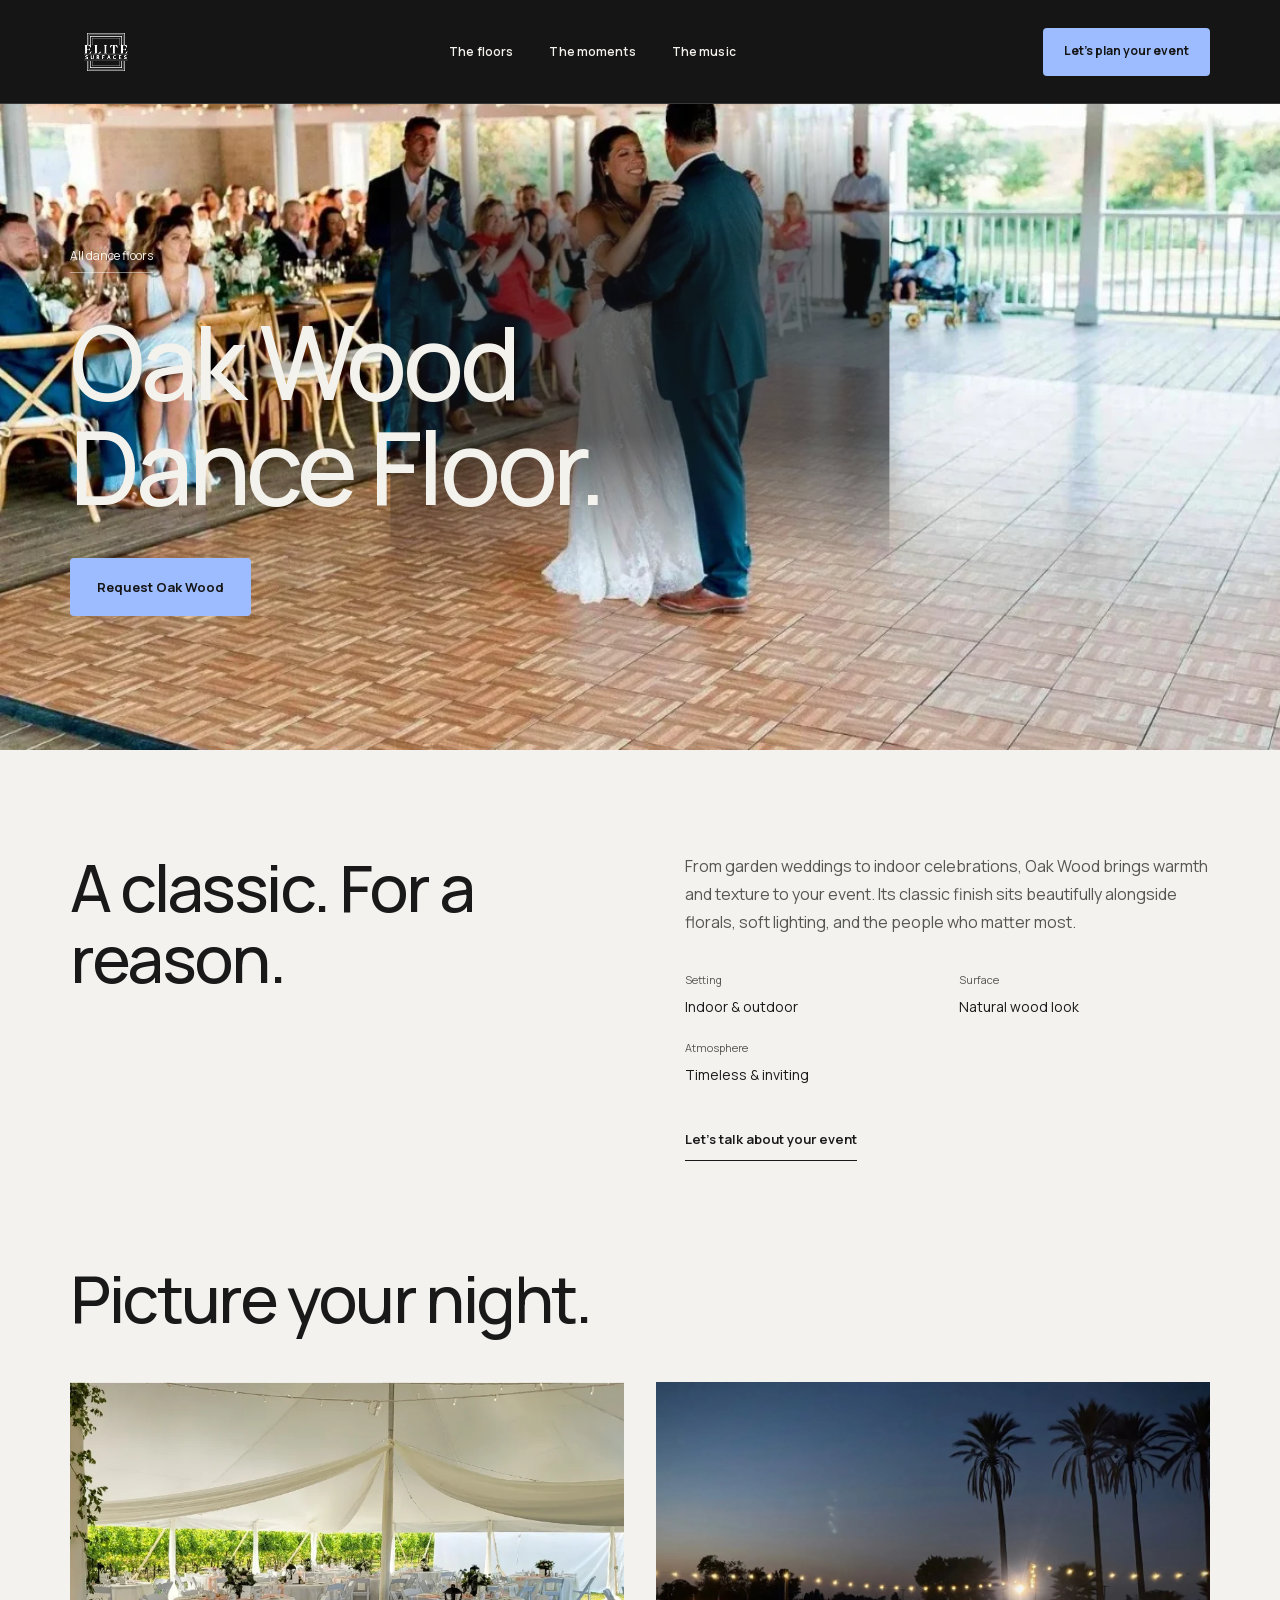
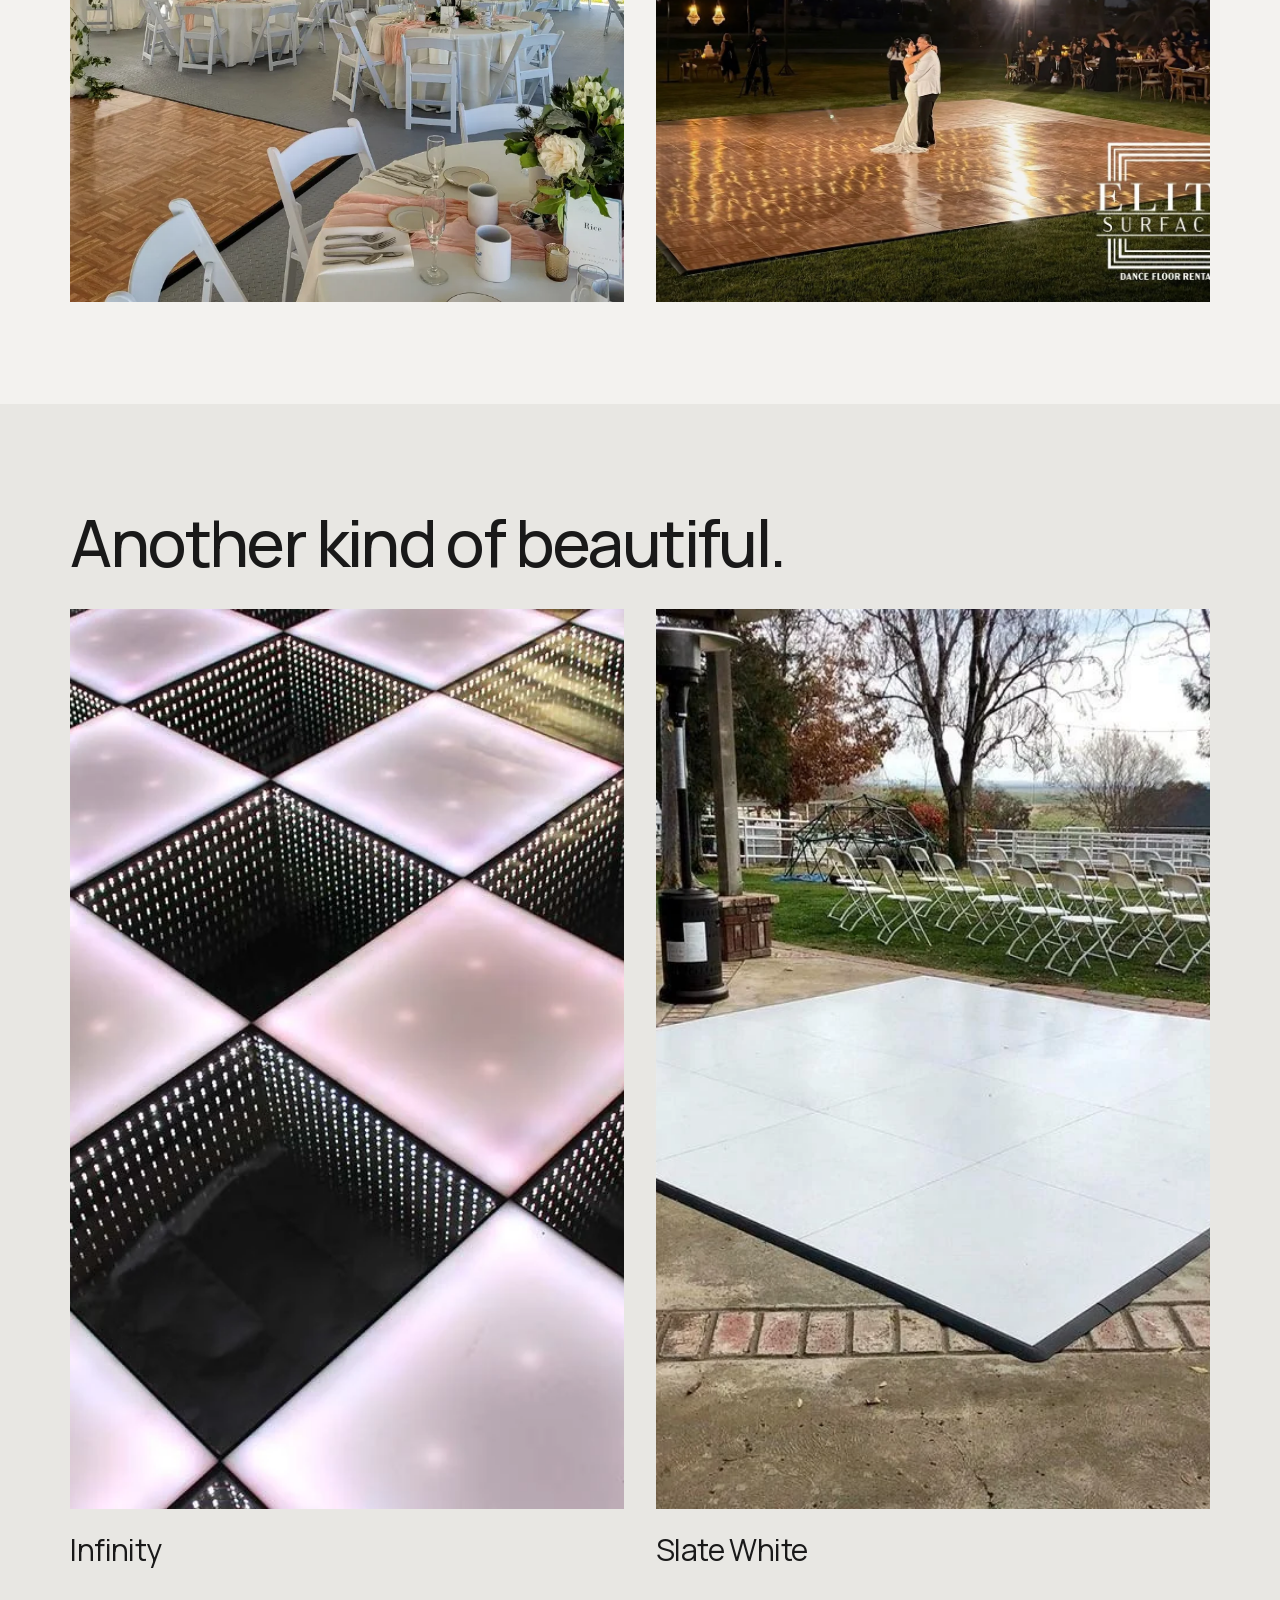
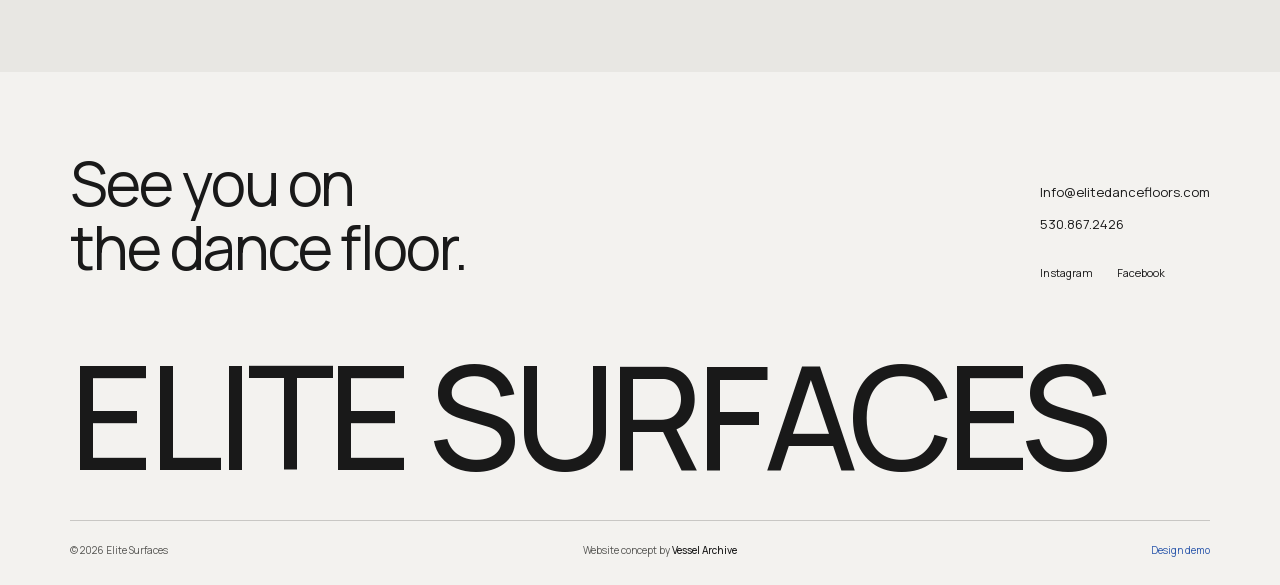
<file: Oak_Dance_Floor/index.html>
<!doctype html><html lang="en"><head><meta charset="utf-8"><meta name="viewport" content="width=device-width,initial-scale=1"><meta name="color-scheme" content="dark light"><meta name="theme-color" content="#151515"><meta name="robots" content="noindex,nofollow"><title>Oak Wood Dance Floor | Elite Surfaces</title><meta name="description" content="Warm wood. Natural character. A timeless setting for the moments you’ll want to relive."><meta property="og:title" content="Oak Wood Dance Floor | Elite Surfaces"><meta property="og:description" content="Warm wood. Natural character. A timeless setting for the moments you’ll want to relive."><meta property="og:type" content="website"><link rel="icon" href="../assets/elite-surfaces-logo.svg" type="image/svg+xml"><link rel="preload" href="../assets/manrope-variable.woff2" as="font" type="font/woff2" crossorigin><link rel="stylesheet" href="../styles.css"><script defer src="../app.js"></script></head><body><a class="skip-link" href="#main">Skip to content</a><header class="site-header"><a class="brand" href="../index.html" aria-label="Elite Surfaces home"><img src="../assets/elite-surfaces-logo.svg" width="74" height="74" alt="Elite Surfaces"></a><nav class="desktop-nav" aria-label="Main navigation"><a href="../index.html#floors">The floors</a><a href="../index.html#moments">The moments</a><a href="../Professional_DJs/">The music</a></nav><div class="header-actions"><a class="button small light" href="../request-a-quote/">Let’s plan your event </a><button class="menu-toggle" aria-label="Open menu" aria-expanded="false" aria-controls="mobile-nav"><span></span><span></span></button></div><nav id="mobile-nav" class="mobile-nav" aria-label="Mobile navigation" hidden><a href="../index.html#floors">The floors</a><a href="../index.html#moments">The moments</a><a href="../Professional_DJs/">The music</a><a href="../Testimonials/">Kind words</a><a href="../request-a-quote/">Plan your event</a><a href="tel:+15308672426">530.867.2426</a></nav></header><main id="main"><section class="detail-hero"><img src="../assets/oak-first-dance.webp" alt="Oak Wood dance floor at a celebration" width="1600" height="1100" fetchpriority="high"><div class="hero-shade"></div><div class="detail-hero-content"><a class="back-link" href="../index.html#floors">All dance floors</a><h1>Oak Wood<br><em>Dance Floor.</em></h1><a class="button primary" href="../request-a-quote/?floor=oak">Request Oak Wood </a></div></section><section class="section detail-description"><h2>A classic. For a reason.</h2><div><p>From garden weddings to indoor celebrations, Oak Wood brings warmth and texture to your event. Its classic finish sits beautifully alongside florals, soft lighting, and the people who matter most.</p><dl class="detail-specs"><div><dt>Setting</dt><dd>Indoor & outdoor</dd></div><div><dt>Surface</dt><dd>Natural wood look</dd></div><div><dt>Atmosphere</dt><dd>Timeless & inviting</dd></div></dl><a class="text-link" href="../request-a-quote/?floor=oak">Let’s talk about your event </a></div></section><section class="section detail-gallery"><h2>Picture your <em>night.</em></h2><div class="detail-gallery-grid"><button class="gallery-open" data-caption="Oak dance floor beneath a white wedding reception tent" aria-label="Enlarge: Oak dance floor beneath a white wedding reception tent"><img src="../assets/oak-wedding-reception.webp" alt="Oak dance floor beneath a white wedding reception tent" width="1200" height="900" loading="lazy"><span class="gallery-expand">View image </span></button><button class="gallery-open" data-caption="A couple dancing on a wood floor at dusk" aria-label="Enlarge: A couple dancing on a wood floor at dusk"><img src="../assets/hero-wedding.webp" alt="A couple dancing on a wood floor at dusk" width="1200" height="900" loading="lazy"><span class="gallery-expand">View image </span></button></div></section><section class="section other-floors"><h2>Another kind of <em>beautiful.</em></h2><div><a href="../infinity_dance_floor/"><img src="../assets/infinity-floor.webp" alt="Infinity floor" loading="lazy" width="1200" height="900"><span>Infinity </span></a><a href="../slate_white_dance_floor/"><img src="../assets/white-floor.webp" alt="Slate White floor" loading="lazy" width="1200" height="900"><span>Slate White </span></a></div></section></main><footer class="site-footer"><div class="footer-top"><a class="footer-cta" href="../request-a-quote/">See you on<br>the dance floor. </a><div class="footer-contact"><a href="mailto:Info@elitedancefloors.com">Info@elitedancefloors.com</a><a href="tel:+15308672426">530.867.2426</a><div class="social-links"><a href="https://www.instagram.com/elitesurfacedancefloors" target="_blank" rel="noopener noreferrer">Instagram </a><a href="https://www.facebook.com/joaquin.naranjo.5" target="_blank" rel="noopener noreferrer">Facebook </a></div></div></div><p class="footer-wordmark" aria-hidden="true">ELITE SURFACES</p><div class="footer-bottom"><span>© 2026 Elite Surfaces</span><span>Website concept by <strong>Vessel Archive</strong></span><span class="demo-label">Design demo</span></div></footer><dialog class="lightbox" aria-labelledby="lightbox-caption"><button type="button" class="lightbox-close icon-button" aria-label="Close image">Close</button><figure><img id="lightbox-image" alt=""><figcaption id="lightbox-caption"></figcaption></figure><div class="lightbox-controls"><button type="button" class="button outline" data-gallery-step="-1">Previous</button><button type="button" class="button outline" data-gallery-step="1">Next</button></div></dialog></body></html>
</file>
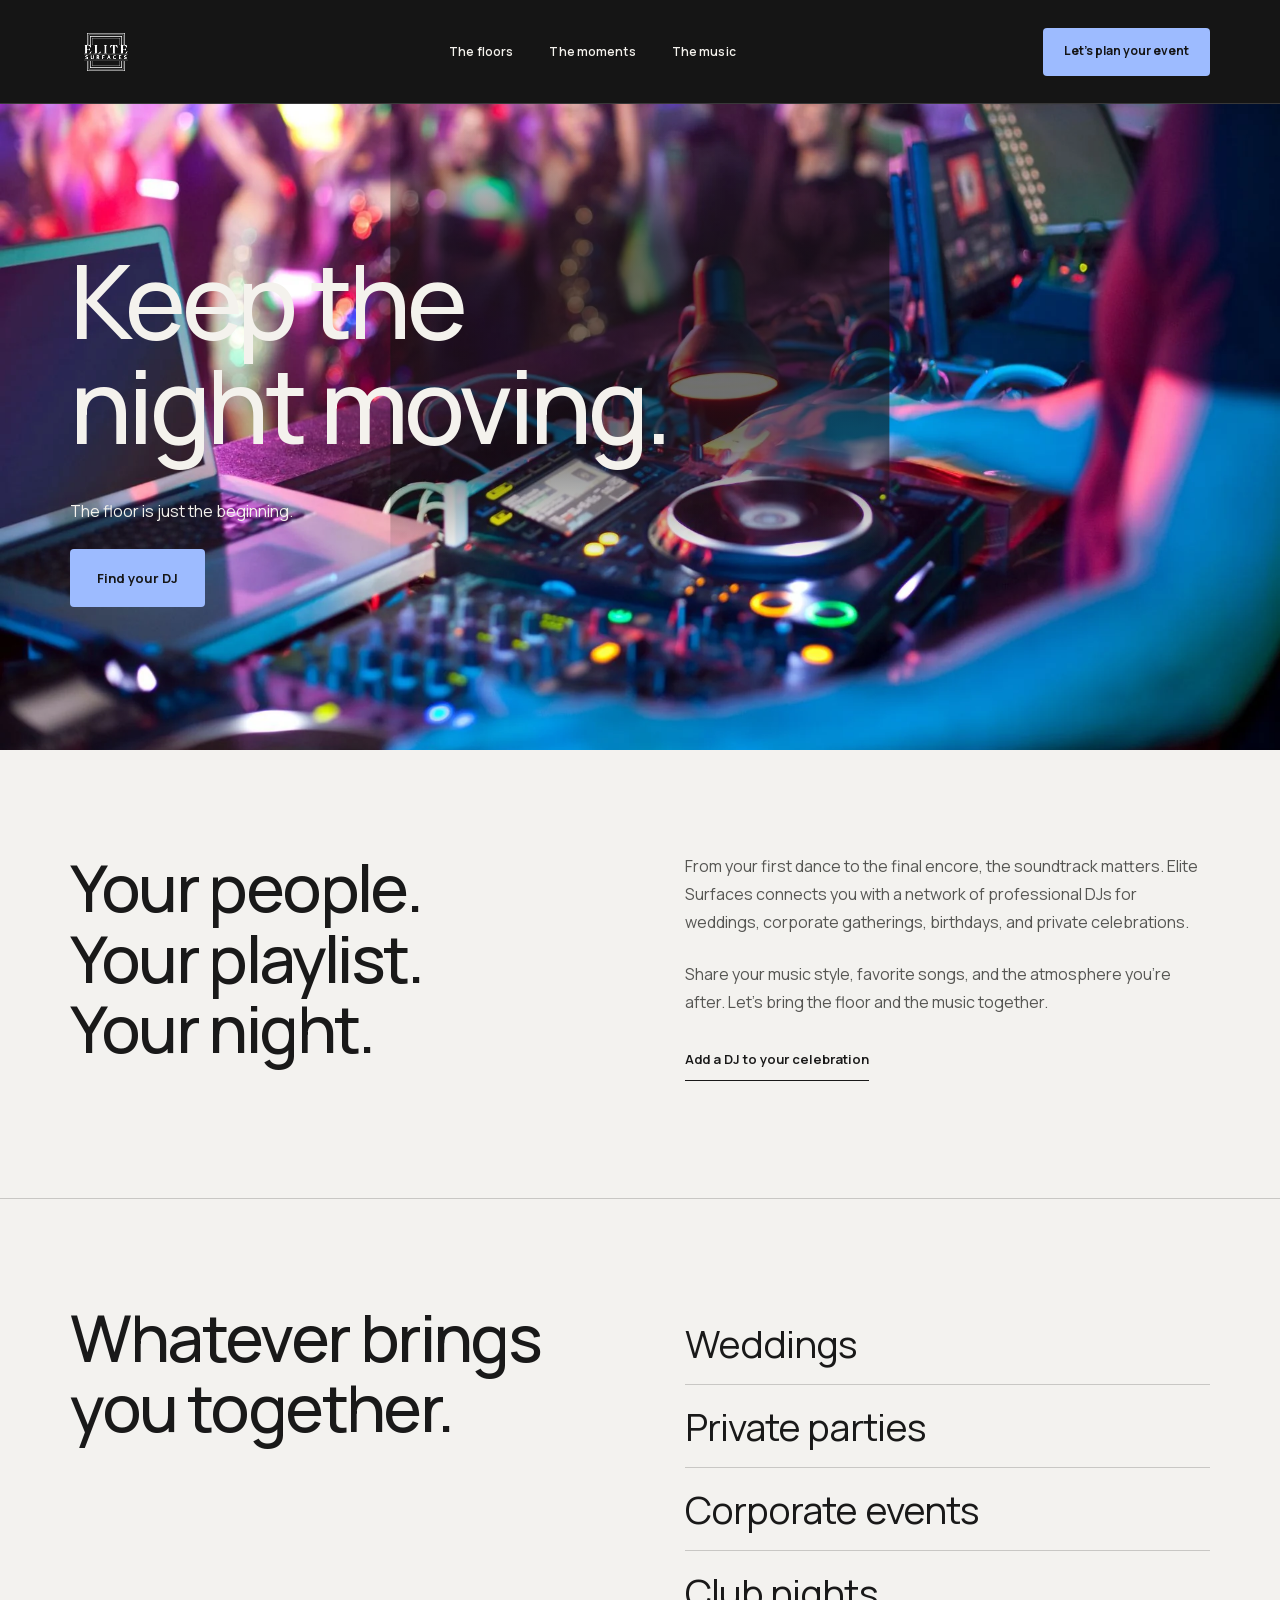
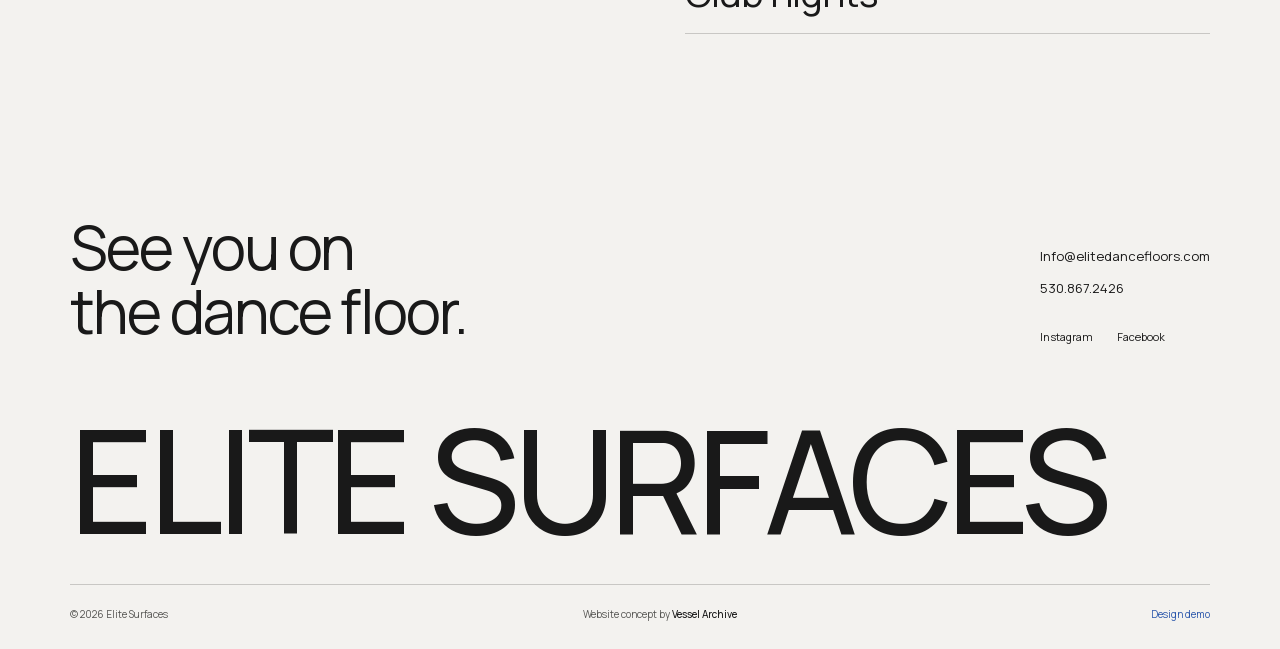
<file: Professional_DJs/index.html>
<!doctype html><html lang="en"><head><meta charset="utf-8"><meta name="viewport" content="width=device-width,initial-scale=1"><meta name="color-scheme" content="dark light"><meta name="theme-color" content="#151515"><meta name="robots" content="noindex,nofollow"><title>Professional DJs | Elite Surfaces</title><meta name="description" content="Professional DJ services for weddings, corporate events, private parties, and celebrations."><meta property="og:title" content="Professional DJs | Elite Surfaces"><meta property="og:description" content="Professional DJ services for weddings, corporate events, private parties, and celebrations."><meta property="og:type" content="website"><link rel="icon" href="../assets/elite-surfaces-logo.svg" type="image/svg+xml"><link rel="preload" href="../assets/manrope-variable.woff2" as="font" type="font/woff2" crossorigin><link rel="stylesheet" href="../styles.css"><script defer src="../app.js"></script></head><body><a class="skip-link" href="#main">Skip to content</a><header class="site-header"><a class="brand" href="../index.html" aria-label="Elite Surfaces home"><img src="../assets/elite-surfaces-logo.svg" width="74" height="74" alt="Elite Surfaces"></a><nav class="desktop-nav" aria-label="Main navigation"><a href="../index.html#floors">The floors</a><a href="../index.html#moments">The moments</a><a href="../Professional_DJs/">The music</a></nav><div class="header-actions"><a class="button small light" href="../request-a-quote/">Let’s plan your event </a><button class="menu-toggle" aria-label="Open menu" aria-expanded="false" aria-controls="mobile-nav"><span></span><span></span></button></div><nav id="mobile-nav" class="mobile-nav" aria-label="Mobile navigation" hidden><a href="../index.html#floors">The floors</a><a href="../index.html#moments">The moments</a><a href="../Professional_DJs/">The music</a><a href="../Testimonials/">Kind words</a><a href="../request-a-quote/">Plan your event</a><a href="tel:+15308672426">530.867.2426</a></nav></header><main id="main"><section class="detail-hero dj-hero"><img src="../assets/dj-performance.webp" alt="Professional DJ mixing music at an event" width="1920" height="1280" fetchpriority="high"><div class="hero-shade"></div><div class="detail-hero-content"><h1>Keep the<br><em>night moving.</em></h1><p>The floor is just the beginning.</p><a class="button primary" href="../request-a-quote/?dj=yes">Find your DJ </a></div></section><section class="section detail-description"><h2>Your people.<br>Your playlist.<br><em>Your night.</em></h2><div><p>From your first dance to the final encore, the soundtrack matters. Elite Surfaces connects you with a network of professional DJs for weddings, corporate gatherings, birthdays, and private celebrations.</p><p>Share your music style, favorite songs, and the atmosphere you’re after. Let’s bring the floor and the music together.</p><a class="text-link" href="../request-a-quote/?dj=yes">Add a DJ to your celebration </a></div></section><section class="section dj-occasions"><h2>Whatever brings<br><em>you together.</em></h2><ul><li>Weddings</li><li>Private parties</li><li>Corporate events</li><li>Club nights</li></ul></section></main><footer class="site-footer"><div class="footer-top"><a class="footer-cta" href="../request-a-quote/">See you on<br>the dance floor. </a><div class="footer-contact"><a href="mailto:Info@elitedancefloors.com">Info@elitedancefloors.com</a><a href="tel:+15308672426">530.867.2426</a><div class="social-links"><a href="https://www.instagram.com/elitesurfacedancefloors" target="_blank" rel="noopener noreferrer">Instagram </a><a href="https://www.facebook.com/joaquin.naranjo.5" target="_blank" rel="noopener noreferrer">Facebook </a></div></div></div><p class="footer-wordmark" aria-hidden="true">ELITE SURFACES</p><div class="footer-bottom"><span>© 2026 Elite Surfaces</span><span>Website concept by <strong>Vessel Archive</strong></span><span class="demo-label">Design demo</span></div></footer><dialog class="lightbox" aria-labelledby="lightbox-caption"><button type="button" class="lightbox-close icon-button" aria-label="Close image">Close</button><figure><img id="lightbox-image" alt=""><figcaption id="lightbox-caption"></figcaption></figure><div class="lightbox-controls"><button type="button" class="button outline" data-gallery-step="-1">Previous</button><button type="button" class="button outline" data-gallery-step="1">Next</button></div></dialog></body></html>
</file>
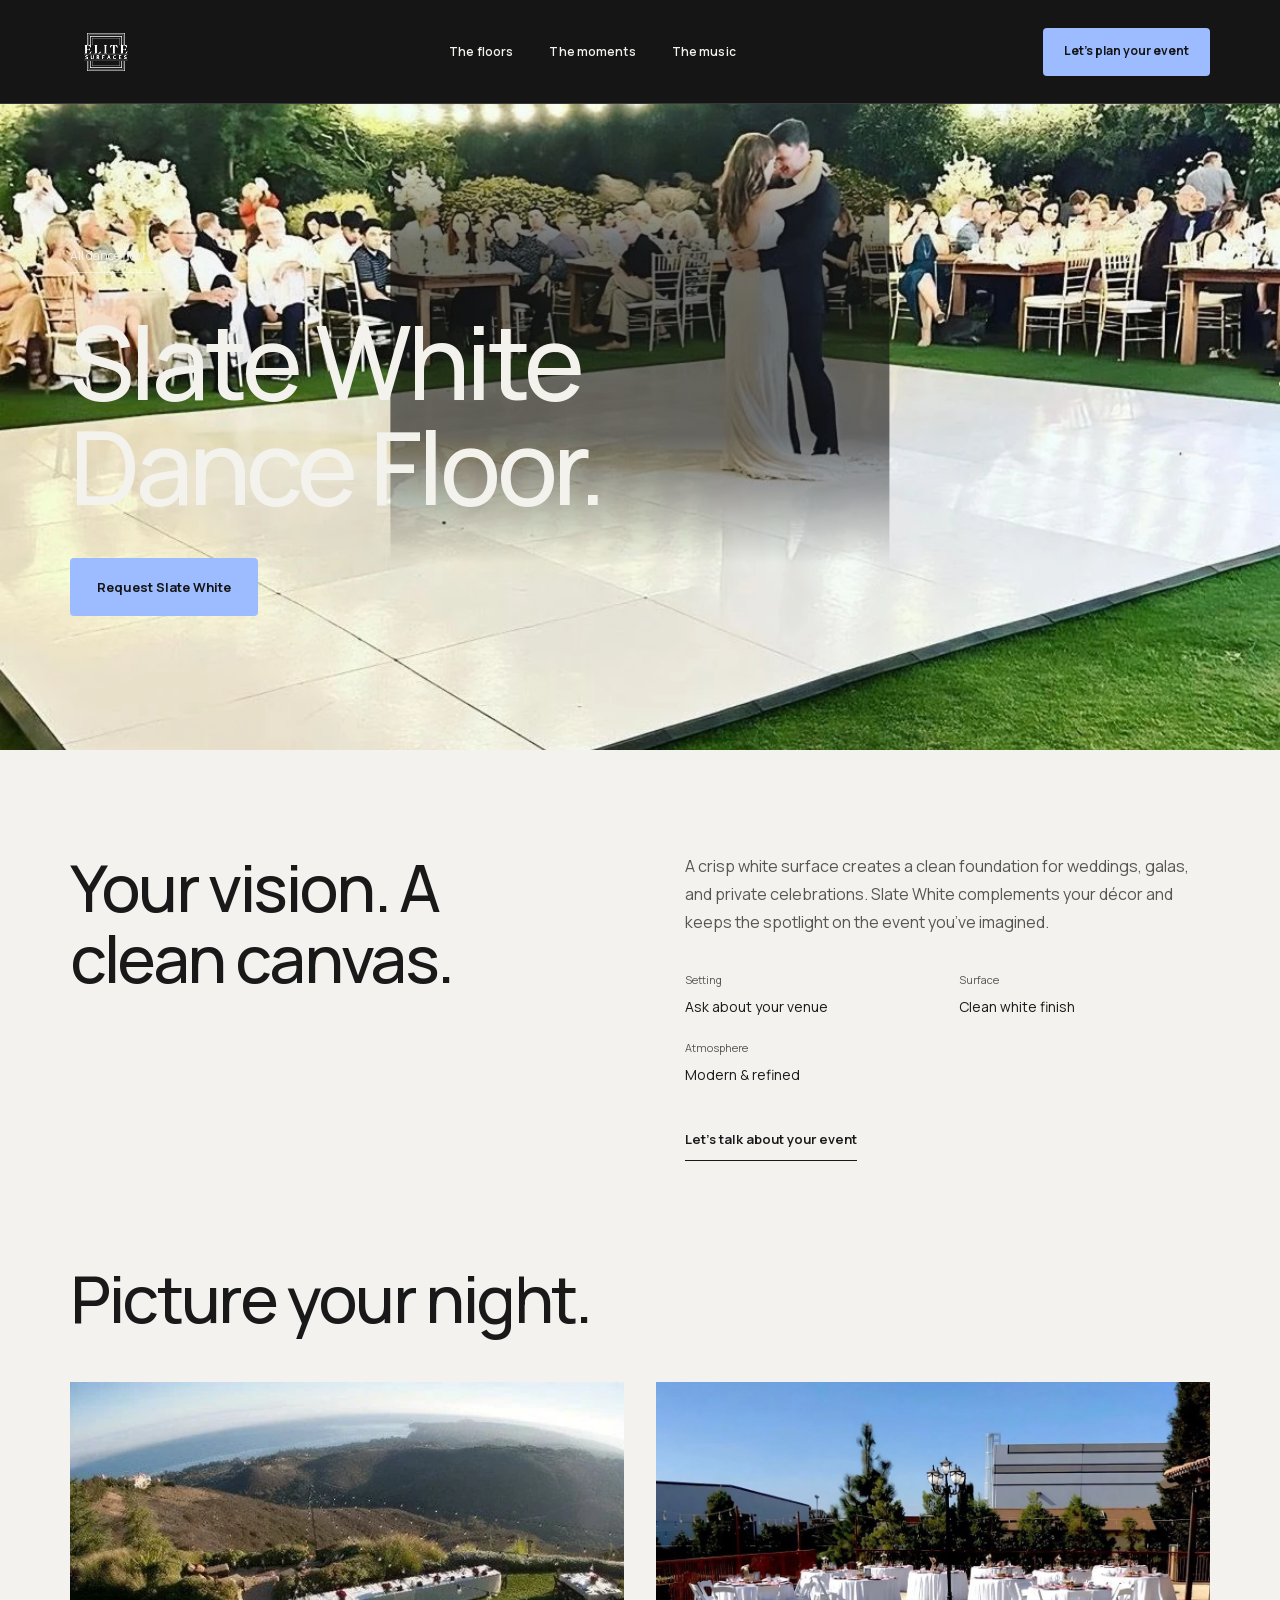
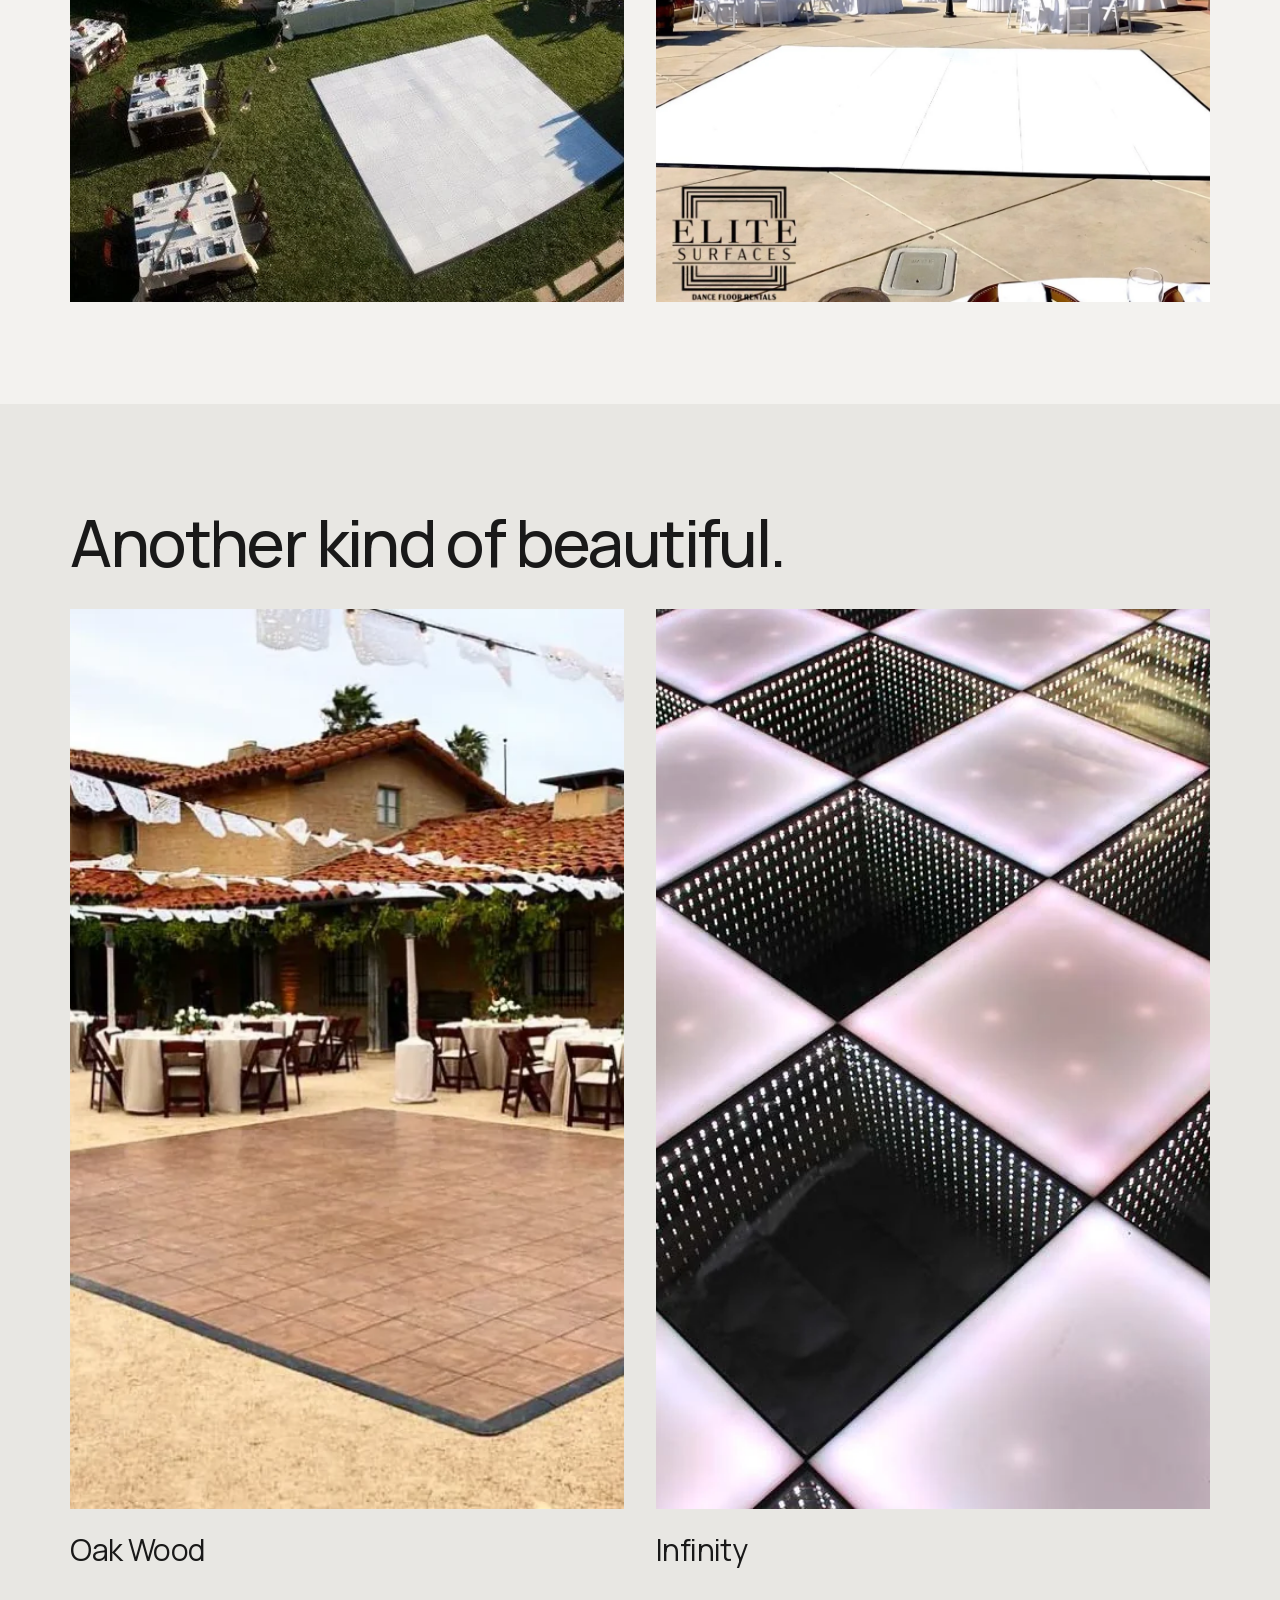
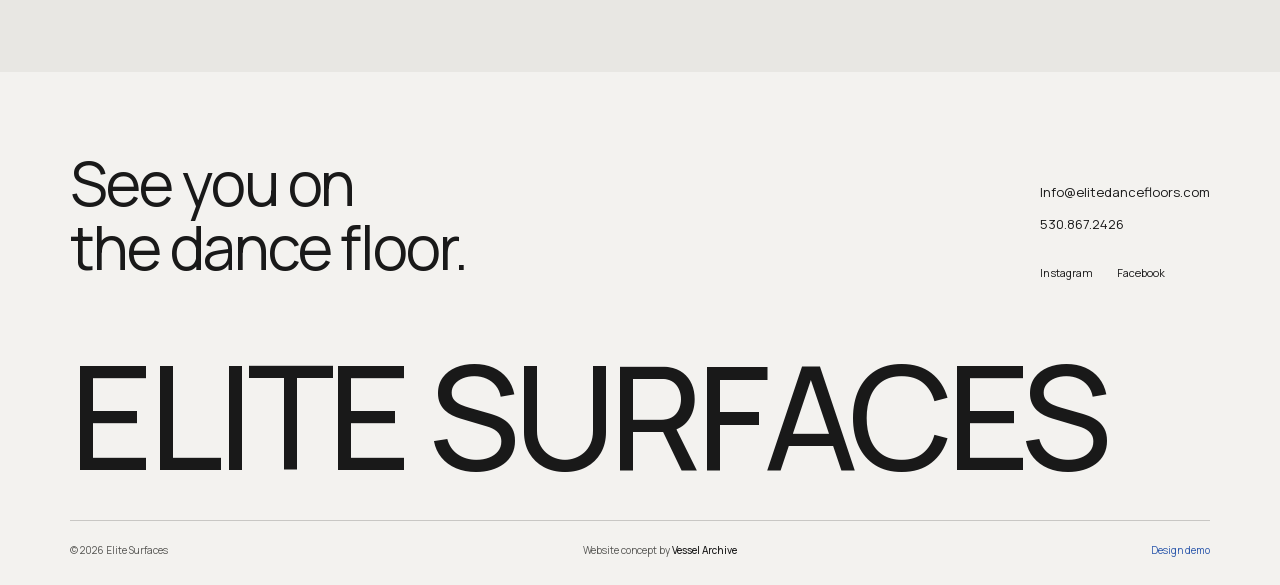
<file: slate_white_dance_floor/index.html>
<!doctype html><html lang="en"><head><meta charset="utf-8"><meta name="viewport" content="width=device-width,initial-scale=1"><meta name="color-scheme" content="dark light"><meta name="theme-color" content="#151515"><meta name="robots" content="noindex,nofollow"><title>Slate White Dance Floor | Elite Surfaces</title><meta name="description" content="A bright, polished finish that lets your whole celebration shine. Effortless with every color palette."><meta property="og:title" content="Slate White Dance Floor | Elite Surfaces"><meta property="og:description" content="A bright, polished finish that lets your whole celebration shine. Effortless with every color palette."><meta property="og:type" content="website"><link rel="icon" href="../assets/elite-surfaces-logo.svg" type="image/svg+xml"><link rel="preload" href="../assets/manrope-variable.woff2" as="font" type="font/woff2" crossorigin><link rel="stylesheet" href="../styles.css"><script defer src="../app.js"></script></head><body><a class="skip-link" href="#main">Skip to content</a><header class="site-header"><a class="brand" href="../index.html" aria-label="Elite Surfaces home"><img src="../assets/elite-surfaces-logo.svg" width="74" height="74" alt="Elite Surfaces"></a><nav class="desktop-nav" aria-label="Main navigation"><a href="../index.html#floors">The floors</a><a href="../index.html#moments">The moments</a><a href="../Professional_DJs/">The music</a></nav><div class="header-actions"><a class="button small light" href="../request-a-quote/">Let’s plan your event </a><button class="menu-toggle" aria-label="Open menu" aria-expanded="false" aria-controls="mobile-nav"><span></span><span></span></button></div><nav id="mobile-nav" class="mobile-nav" aria-label="Mobile navigation" hidden><a href="../index.html#floors">The floors</a><a href="../index.html#moments">The moments</a><a href="../Professional_DJs/">The music</a><a href="../Testimonials/">Kind words</a><a href="../request-a-quote/">Plan your event</a><a href="tel:+15308672426">530.867.2426</a></nav></header><main id="main"><section class="detail-hero"><img src="../assets/white-first-dance.webp" alt="Slate White dance floor at a celebration" width="1600" height="1100" fetchpriority="high"><div class="hero-shade"></div><div class="detail-hero-content"><a class="back-link" href="../index.html#floors">All dance floors</a><h1>Slate White<br><em>Dance Floor.</em></h1><a class="button primary" href="../request-a-quote/?floor=white">Request Slate White </a></div></section><section class="section detail-description"><h2>Your vision. A clean canvas.</h2><div><p>A crisp white surface creates a clean foundation for weddings, galas, and private celebrations. Slate White complements your décor and keeps the spotlight on the event you’ve imagined.</p><dl class="detail-specs"><div><dt>Setting</dt><dd>Ask about your venue</dd></div><div><dt>Surface</dt><dd>Clean white finish</dd></div><div><dt>Atmosphere</dt><dd>Modern & refined</dd></div></dl><a class="text-link" href="../request-a-quote/?floor=white">Let’s talk about your event </a></div></section><section class="section detail-gallery"><h2>Picture your <em>night.</em></h2><div class="detail-gallery-grid"><button class="gallery-open" data-caption="White dance floor overlooking a coastal landscape" aria-label="Enlarge: White dance floor overlooking a coastal landscape"><img src="../assets/white-ocean-view.webp" alt="White dance floor overlooking a coastal landscape" width="1200" height="900" loading="lazy"><span class="gallery-expand">View image </span></button><button class="gallery-open" data-caption="White dance floor surrounded by reception tables" aria-label="Enlarge: White dance floor surrounded by reception tables"><img src="../assets/wedding-reception.webp" alt="White dance floor surrounded by reception tables" width="1200" height="900" loading="lazy"><span class="gallery-expand">View image </span></button></div></section><section class="section other-floors"><h2>Another kind of <em>beautiful.</em></h2><div><a href="../Oak_Dance_Floor/"><img src="../assets/oak-floor.webp" alt="Oak Wood floor" loading="lazy" width="1200" height="900"><span>Oak Wood </span></a><a href="../infinity_dance_floor/"><img src="../assets/infinity-floor.webp" alt="Infinity floor" loading="lazy" width="1200" height="900"><span>Infinity </span></a></div></section></main><footer class="site-footer"><div class="footer-top"><a class="footer-cta" href="../request-a-quote/">See you on<br>the dance floor. </a><div class="footer-contact"><a href="mailto:Info@elitedancefloors.com">Info@elitedancefloors.com</a><a href="tel:+15308672426">530.867.2426</a><div class="social-links"><a href="https://www.instagram.com/elitesurfacedancefloors" target="_blank" rel="noopener noreferrer">Instagram </a><a href="https://www.facebook.com/joaquin.naranjo.5" target="_blank" rel="noopener noreferrer">Facebook </a></div></div></div><p class="footer-wordmark" aria-hidden="true">ELITE SURFACES</p><div class="footer-bottom"><span>© 2026 Elite Surfaces</span><span>Website concept by <strong>Vessel Archive</strong></span><span class="demo-label">Design demo</span></div></footer><dialog class="lightbox" aria-labelledby="lightbox-caption"><button type="button" class="lightbox-close icon-button" aria-label="Close image">Close</button><figure><img id="lightbox-image" alt=""><figcaption id="lightbox-caption"></figcaption></figure><div class="lightbox-controls"><button type="button" class="button outline" data-gallery-step="-1">Previous</button><button type="button" class="button outline" data-gallery-step="1">Next</button></div></dialog></body></html>
</file>
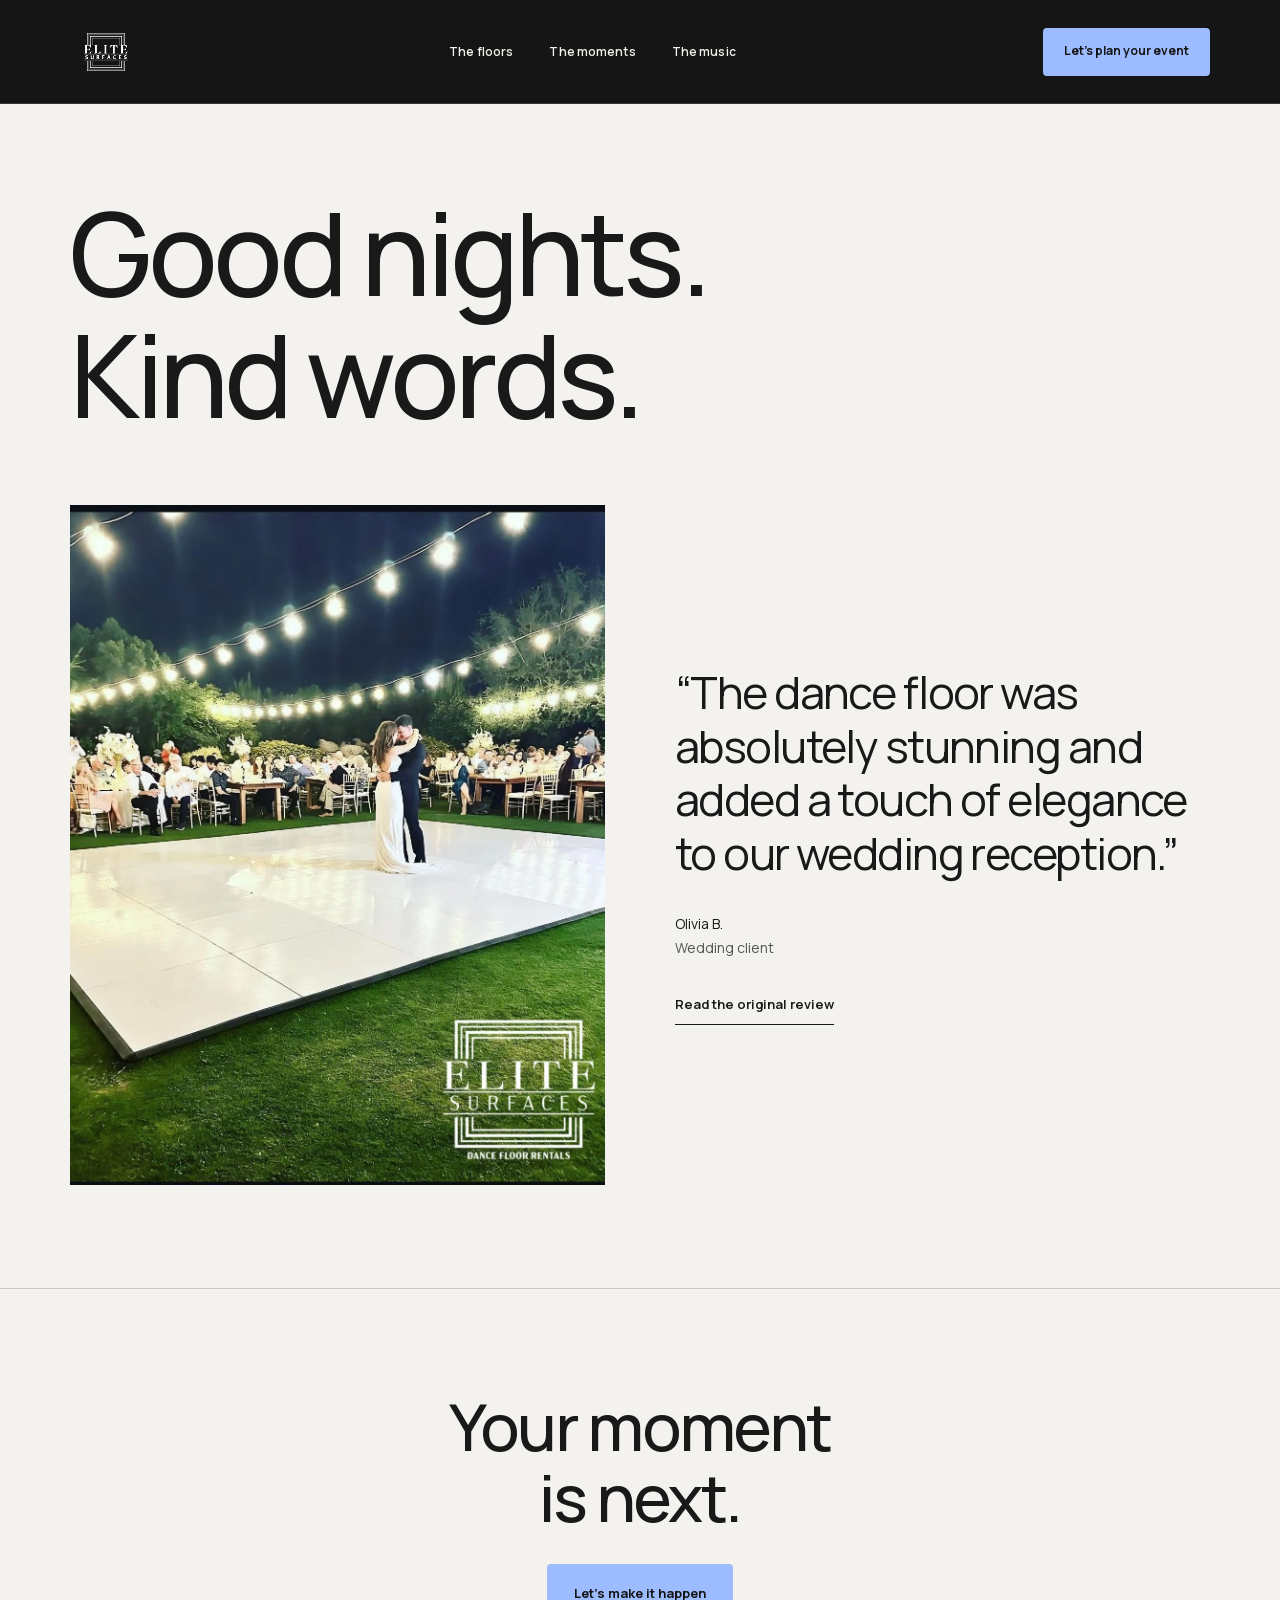
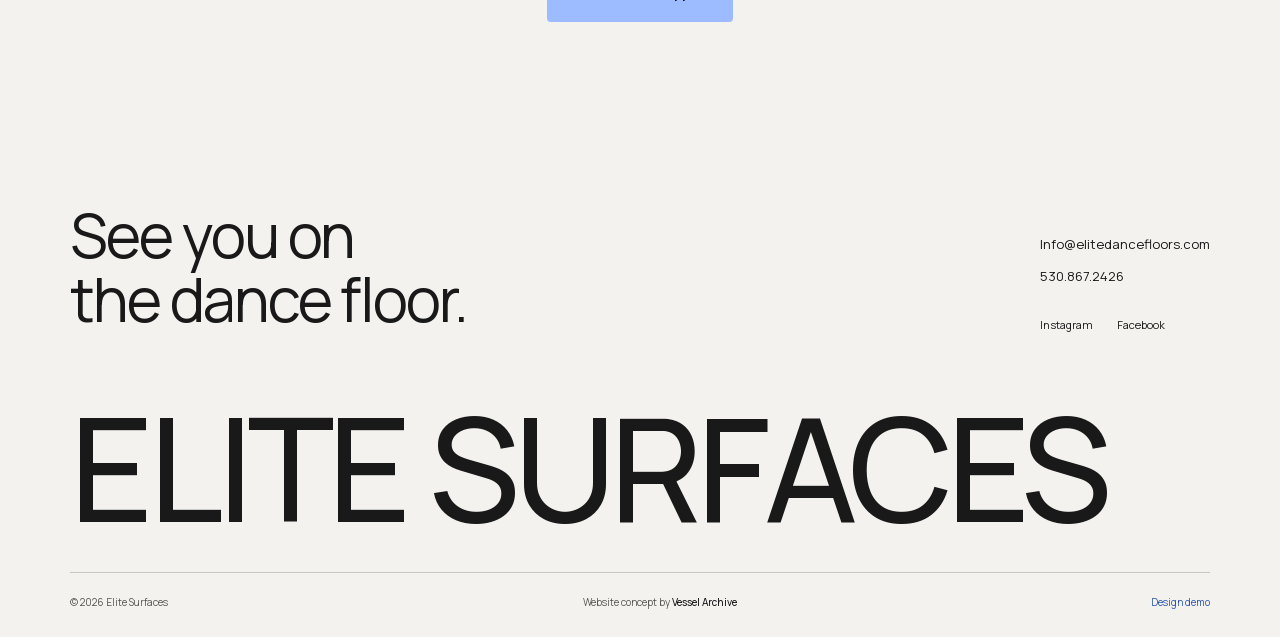
<file: Testimonials/index.html>
<!doctype html><html lang="en"><head><meta charset="utf-8"><meta name="viewport" content="width=device-width,initial-scale=1"><meta name="color-scheme" content="dark light"><meta name="theme-color" content="#151515"><meta name="robots" content="noindex,nofollow"><title>Kind words | Elite Surfaces</title><meta name="description" content="A wedding client shares their experience with Elite Surfaces dance floor rentals."><meta property="og:title" content="Kind words | Elite Surfaces"><meta property="og:description" content="A wedding client shares their experience with Elite Surfaces dance floor rentals."><meta property="og:type" content="website"><link rel="icon" href="../assets/elite-surfaces-logo.svg" type="image/svg+xml"><link rel="preload" href="../assets/manrope-variable.woff2" as="font" type="font/woff2" crossorigin><link rel="stylesheet" href="../styles.css"><script defer src="../app.js"></script></head><body><a class="skip-link" href="#main">Skip to content</a><header class="site-header"><a class="brand" href="../index.html" aria-label="Elite Surfaces home"><img src="../assets/elite-surfaces-logo.svg" width="74" height="74" alt="Elite Surfaces"></a><nav class="desktop-nav" aria-label="Main navigation"><a href="../index.html#floors">The floors</a><a href="../index.html#moments">The moments</a><a href="../Professional_DJs/">The music</a></nav><div class="header-actions"><a class="button small light" href="../request-a-quote/">Let’s plan your event </a><button class="menu-toggle" aria-label="Open menu" aria-expanded="false" aria-controls="mobile-nav"><span></span><span></span></button></div><nav id="mobile-nav" class="mobile-nav" aria-label="Mobile navigation" hidden><a href="../index.html#floors">The floors</a><a href="../index.html#moments">The moments</a><a href="../Professional_DJs/">The music</a><a href="../Testimonials/">Kind words</a><a href="../request-a-quote/">Plan your event</a><a href="tel:+15308672426">530.867.2426</a></nav></header><main id="main"><section class="section page-intro"><h1>Good nights.<br><em>Kind words.</em></h1></section><section class="section review-page"><img src="../assets/white-first-dance.webp" alt="A wedding first dance on a white floor" width="1179" height="1421"><div><blockquote>“The dance floor was absolutely stunning and added a touch of elegance to our wedding reception.”</blockquote><p>Olivia B.<br><span>Wedding client</span></p><a class="text-link" href="https://www.elitedancefloors.com/Testimonials" target="_blank" rel="noopener noreferrer">Read the original review </a></div></section><section class="section review-close"><h2>Your moment<br><em>is next.</em></h2><a class="button primary" href="../request-a-quote/">Let’s make it happen </a></section></main><footer class="site-footer"><div class="footer-top"><a class="footer-cta" href="../request-a-quote/">See you on<br>the dance floor. </a><div class="footer-contact"><a href="mailto:Info@elitedancefloors.com">Info@elitedancefloors.com</a><a href="tel:+15308672426">530.867.2426</a><div class="social-links"><a href="https://www.instagram.com/elitesurfacedancefloors" target="_blank" rel="noopener noreferrer">Instagram </a><a href="https://www.facebook.com/joaquin.naranjo.5" target="_blank" rel="noopener noreferrer">Facebook </a></div></div></div><p class="footer-wordmark" aria-hidden="true">ELITE SURFACES</p><div class="footer-bottom"><span>© 2026 Elite Surfaces</span><span>Website concept by <strong>Vessel Archive</strong></span><span class="demo-label">Design demo</span></div></footer><dialog class="lightbox" aria-labelledby="lightbox-caption"><button type="button" class="lightbox-close icon-button" aria-label="Close image">Close</button><figure><img id="lightbox-image" alt=""><figcaption id="lightbox-caption"></figcaption></figure><div class="lightbox-controls"><button type="button" class="button outline" data-gallery-step="-1">Previous</button><button type="button" class="button outline" data-gallery-step="1">Next</button></div></dialog></body></html>
</file>
<file: styles.css>
@font-face{font-family:Barlow Condensed;src:url('./assets/barlow-condensed-600.woff2') format('woff2');font-weight:600;font-display:swap}@font-face{font-family:Barlow Condensed;src:url('./assets/barlow-condensed-700.woff2') format('woff2');font-weight:700;font-display:swap}@font-face{font-family:Manrope;src:url('./assets/manrope-variable.woff2') format('woff2');font-weight:200 800;font-display:swap}
:root{--bg:#151515;--panel:#202020;--text:#f4f2ed;--muted:#b6b5b0;--accent:#9dbbff;--accent-hover:#bed1ff;--line:rgba(244,242,237,.18);--pad:clamp(24px,5.5vw,96px);--ease:cubic-bezier(.16,1,.3,1);color-scheme:dark;scroll-behavior:smooth;scroll-padding-top:32px;font-family:Manrope,Arial,sans-serif;font-synthesis:none;background:var(--bg);color:var(--text)}*{box-sizing:border-box}body{margin:0}body:has(dialog[open]){overflow:hidden}button,input,select,textarea{font:inherit}button,a{-webkit-tap-highlight-color:transparent}button{color:inherit}a{color:inherit;text-decoration:none}button{cursor:pointer}img{display:block;max-width:100%;object-fit:cover}p{line-height:1.75;margin:0 0 24px;max-width:65ch}h1,h2,h3,p,figure{margin-top:0}h1,h2,h3{font-family:Manrope,Arial,sans-serif;font-weight:500;line-height:1.06;letter-spacing:-.04em}h1{font-size:clamp(76px,10.7vw,164px);margin-bottom:40px}h2{font-size:clamp(56px,6.5vw,96px);margin-bottom:32px}h3{font-size:clamp(38px,4vw,56px);margin-bottom:22px}h1 em,h2 em{font-style:normal;color:inherit}::selection{background:var(--accent);color:#151515}:focus-visible{outline:2px solid var(--accent);outline-offset:6px}input,textarea{caret-color:var(--accent)}::-webkit-scrollbar{width:9px}::-webkit-scrollbar-track{background:var(--bg)}::-webkit-scrollbar-thumb{background:#555;border:2px solid var(--bg);border-radius:8px}[hidden]{display:none!important}.section{padding:clamp(72px,8vw,128px) var(--pad);max-width:1800px;margin:auto}.button{display:inline-flex;align-items:center;justify-content:center;gap:24px;min-height:58px;padding:16px 26px;border:1px solid transparent;border-radius:4px;font-size:13px;font-weight:700;line-height:1.4;transition:background .25s,color .25s,transform .3s var(--ease);text-align:center;white-space:normal}.button:hover{transform:translateY(-3px)}.button:active{transform:translateY(0) scale(.98)}.button.primary{background:var(--accent);color:#151515}.button.primary:hover{background:#bed1ff;color:#151515}.button.light{background:#f4f2ed;color:#151515}.button.light:hover{background:#9dbbff;color:#151515}.button.outline{border-color:var(--line);background:transparent}.button.outline:hover{background:var(--text);color:var(--bg)}.button.small{min-height:48px;padding:12px 20px;font-size:12px;gap:20px}.text-link{display:inline-flex;align-items:center;gap:20px;font-size:13px;font-weight:650;padding:10px 0;border-bottom:1px solid currentColor;line-height:1.5}.skip-link{position:fixed;top:-100px;left:20px;z-index:50;background:var(--accent);color:#151515;padding:15px 24px;border-radius:0 0 12px 12px}.skip-link:focus{top:0}.site-header{height:110px;position:absolute;z-index:10;top:0;left:0;right:0;display:flex;align-items:center;justify-content:space-between;padding:16px var(--pad);gap:32px;color:#f4f2ed}.brand{flex-shrink:0}.brand img{width:74px;height:74px;filter:grayscale(1) brightness(1.8);mix-blend-mode:screen}.desktop-nav{display:flex;gap:36px;font-size:12px;font-weight:600;letter-spacing:.01em}.desktop-nav a{position:relative;padding:12px 0}.desktop-nav a:after{content:'';position:absolute;left:0;bottom:4px;width:0;height:1px;background:var(--accent);transition:width .25s}.desktop-nav a:hover:after{width:100%}.header-actions{display:flex;gap:20px;align-items:center}.menu-toggle{display:none;width:46px;height:46px;background:transparent;border:1px solid rgba(244,242,237,.5);border-radius:50%;align-items:center;justify-content:center;flex-direction:column;gap:6px}.menu-toggle span{width:18px;height:1px;background:currentColor;transition:transform .25s}.menu-toggle[aria-expanded=true] span:first-child{transform:translateY(3.5px) rotate(45deg)}.menu-toggle[aria-expanded=true] span:last-child{transform:translateY(-3.5px) rotate(-45deg)}.mobile-nav{position:absolute;left:0;right:0;top:100%;background:#202020;padding:28px var(--pad) 36px;box-shadow:0 24px 40px #0004}.mobile-nav a{display:block;padding:14px 0;border-bottom:1px solid #ffffff24;font-size:18px}
.hero{position:relative;min-height:780px;height:min(900px,100svh);isolation:isolate;color:#f4f2ed;overflow:hidden}.hero-image,.hero-shade,.dj-shade{position:absolute;inset:0;width:100%;height:100%;z-index:-2}.hero-image{object-position:60% 58%}.hero-shade{z-index:-1;background:linear-gradient(90deg,rgba(12,12,12,.72),rgba(12,12,12,.24) 67%,rgba(12,12,12,.1)),linear-gradient(0deg,rgba(12,12,12,.75),transparent 40%,rgba(12,12,12,.12) 80%)}.hero-content{padding:clamp(170px,19vh,210px) var(--pad) 44px;position:relative;height:100%;display:flex;flex-direction:column;justify-content:space-between;max-width:1800px;margin:auto}.hero h1{font-size:clamp(90px,11.5vw,178px);line-height:.88;max-width:12ch;margin:0 0 40px;letter-spacing:-.025em}.hero h1 span{display:block}.hero h1 span+span{margin-top:8px}.hero h1 em{color:var(--accent)}.hero-bottom{display:flex;justify-content:space-between;gap:32px;align-items:flex-end}.hero-bottom p{font-size:14px;line-height:1.7;margin-bottom:24px}.hero-bottom .hero-signoff{font-size:12px;margin:0 0 10px;text-align:right}.intro{display:grid;grid-template-columns:1fr 2fr;gap:60px;border-bottom:1px solid var(--line)}.intro h2{max-width:12ch}.intro-copy{display:grid;grid-template-columns:1fr 1fr;gap:42px;margin-top:40px}.intro-copy p{font-size:14px;color:var(--muted);margin:0}.intro-copy p:first-child{font-size:19px;color:var(--text);line-height:1.6}.section-heading{display:grid;grid-template-columns:1.5fr 1fr;align-items:end;gap:48px;margin-bottom:50px}.section-heading h2{margin:0}.section-heading>p{font-size:14px;margin:0 0 5px;color:var(--muted);justify-self:end;min-width:220px}.floor-tabs{display:grid;grid-template-columns:repeat(3,1fr);border-top:1px solid var(--line);border-bottom:1px solid var(--line);margin-bottom:28px}.floor-tabs button{font-family:Barlow Condensed;font-size:32px;font-weight:600;background:transparent;border:0;padding:24px 0;color:var(--muted);text-align:left;display:flex;justify-content:space-between;gap:16px;align-items:center;position:relative;margin-right:28px}.floor-tabs button:after{content:'';position:absolute;bottom:-1px;height:3px;left:0;width:0;background:var(--accent);transition:width .35s var(--ease)}.floor-tabs button[aria-selected=true]{color:var(--text)}.floor-tabs button[aria-selected=true]:after{width:100%}.floor-tabs button span{display:flex}.floor-tabs button:last-child{margin-right:0}.floor-panel{display:grid;grid-template-columns:1.5fr 1fr;min-height:530px;background:var(--panel)}.floor-photo{overflow:hidden}.floor-photo img{width:100%;height:100%;min-height:530px;object-position:center;transition:transform 1s var(--ease)}.floor-photo:hover img{transform:scale(1.03)}.floor-info{padding:clamp(28px,4vw,60px);display:flex;flex-direction:column;align-items:flex-start}.floor-info h3{max-width:11ch}.floor-info p{font-size:14px;color:var(--muted);margin-bottom:26px}.floor-info dl{width:100%;font-size:12px;display:flex;gap:24px;margin:0 0 22px;flex-wrap:wrap}.floor-info dt{color:var(--muted);font-size:10px;text-transform:uppercase;letter-spacing:.06em;margin-bottom:8px}.floor-info dd{margin:0}.floor-info>.text-link{margin-top:auto;margin-bottom:20px}.floor-info .button{width:100%}.moments{padding-top:48px}.gallery-grid{display:grid;grid-template-columns:1.25fr 1fr;gap:60px 40px;align-items:start}.gallery-item{margin:0}.gallery-item:nth-child(2){margin-top:120px}.gallery-item:nth-child(4){margin-top:90px}.gallery-item:nth-child(1){margin-bottom:-50px}.gallery-open{display:block;position:relative;overflow:hidden;width:100%;padding:0;background:var(--panel);border:0;text-align:left}.gallery-open img{width:100%;height:100%;aspect-ratio:4/3;transition:transform .8s var(--ease)}.gallery-item:nth-child(2) img{aspect-ratio:1/1.03}.gallery-item:nth-child(3) img{aspect-ratio:1.1}.gallery-item:nth-child(4) img{aspect-ratio:4/5}.gallery-expand{position:absolute;bottom:20px;right:20px;color:#151515;background:#f4f2ed;display:flex;align-items:center;gap:12px;border-radius:4px;padding:12px 16px;font-size:11px;font-weight:700;opacity:0;transform:translateY(10px);transition:.3s var(--ease)}.gallery-open:hover img{transform:scale(1.035)}.gallery-open:hover .gallery-expand,.gallery-open:focus-visible .gallery-expand{opacity:1;transform:none}.gallery-item figcaption{font-size:12px;color:var(--muted);margin-top:16px}.dj-feature{position:relative;isolation:isolate;min-height:650px;display:flex;align-items:center;overflow:hidden;color:#f4f2ed}.dj-feature>img:first-child{position:absolute;inset:0;z-index:-2;width:100%;height:100%;object-position:center 42%}.dj-shade{z-index:-1;background:linear-gradient(90deg,#111d 0%,#1118 55%,#1115 100%)}.dj-copy{padding:90px var(--pad);width:100%;max-width:1800px;margin:auto;position:relative;z-index:1}.dj-copy h2{max-width:12ch}.dj-copy p{font-size:14px;max-width:36ch;margin:24px 0 34px}.dj-feature .disco-accent{position:absolute;width:clamp(160px,24vw,340px);height:auto;right:9%;top:13%;transform:rotate(12deg);pointer-events:none}.testimonial{position:relative;max-width:1400px;text-align:center;padding-top:100px;padding-bottom:120px}.quote-mark{font-family:Barlow Condensed;font-size:100px;color:var(--accent);line-height:.75;max-width:none;margin-bottom:16px}.testimonial blockquote{font-family:Barlow Condensed;font-size:clamp(36px,4.3vw,64px);line-height:1.12;letter-spacing:-.015em;margin:0 auto 38px;max-width:22ch}.testimonial-credit{display:flex;gap:64px;align-items:center;justify-content:center;font-size:13px}.testimonial-credit span{text-align:left;line-height:1.8}.testimonial-credit small{color:var(--muted);font-size:11px}.service-section{display:grid;grid-template-columns:1.1fr 1fr;gap:90px;border-top:1px solid var(--line);border-bottom:1px solid var(--line)}.service-heading p{font-size:14px;max-width:32ch;color:var(--muted)}.service-places{padding-top:8px}.service-places h3{font-family:Manrope;font-size:13px;letter-spacing:0;line-height:1.6;margin-bottom:30px}.service-places p{font-family:Barlow Condensed;font-size:clamp(30px,3.6vw,50px);line-height:1.3;word-spacing:.1em}.service-places p span{color:var(--muted)}.faq-section{display:grid;grid-template-columns:1fr 1.1fr;gap:90px}.faq-list details{border-bottom:1px solid var(--line)}.faq-list details:first-child{border-top:1px solid var(--line)}.faq-list summary{cursor:pointer;list-style:none;display:flex;align-items:center;justify-content:space-between;gap:24px;font-size:14px;line-height:1.6;padding:26px 0}.faq-list summary::-webkit-details-marker{display:none}.faq-list summary span{font-size:28px;line-height:1;color:var(--accent);transition:transform .25s}.faq-list details[open] summary span{transform:rotate(45deg)}.faq-list details p{font-size:13px;color:var(--muted);padding-right:24px;margin-bottom:26px}.quote-section{background:var(--panel);display:grid;grid-template-columns:1fr 1.1fr;gap:90px;max-width:none}.quote-heading p{font-size:14px;max-width:35ch;color:var(--muted)}.quote-heading .text-link{font-size:12px}.quote-heading .demo-note{font-size:11px;max-width:37ch;margin-top:48px;line-height:1.8}.quote-form{max-width:720px;width:100%;justify-self:center}.form-grid{display:grid;grid-template-columns:1fr 1fr;gap:26px 24px}.quote-form label{display:block;font-size:12px;line-height:1.6}.quote-form label>span{color:var(--muted);font-size:10px}.quote-form input:not([type=checkbox],[type=radio]),.quote-form select,.quote-form textarea{width:100%;display:block;border:0;border-bottom:1px solid var(--line);background:transparent;border-radius:0;color:var(--text);padding:13px 0 14px;font-size:13px;line-height:1.5;min-height:48px;margin-top:7px;transition:border-color .2s}.quote-form select{padding-right:24px}.quote-form select option{background:var(--panel);color:var(--text)}.quote-form textarea{resize:vertical;margin-bottom:26px}.quote-form input:focus,.quote-form select:focus,.quote-form textarea:focus{outline:none;border-color:var(--accent)}.quote-form input::placeholder,.quote-form textarea::placeholder{color:var(--muted);opacity:.85}.quote-form .full{grid-column:1/-1}.floor-choices{margin:32px 0 24px;border:0;padding:0;display:flex;gap:10px;flex-wrap:wrap}.floor-choices legend{font-size:12px;margin-bottom:16px}.floor-choices label{position:relative;cursor:pointer}.floor-choices input{position:absolute;opacity:0;width:100%;height:100%;margin:0;cursor:pointer}.floor-choices label span{display:block;padding:11px 17px;border:1px solid var(--line);border-radius:4px;font-size:11px!important;color:var(--text)!important;transition:.2s}.floor-choices input:checked+span{color:#151515!important;background:var(--text);border-color:var(--text)}.floor-choices input:focus-visible+span{outline:2px solid var(--accent);outline-offset:4px}.quote-form .checkbox-label{display:flex;align-items:center;gap:10px;font-size:12px;margin:28px 0}.checkbox-label input{width:18px;height:18px;accent-color:var(--accent)}.form-submit{width:100%}.form-hint{font-size:10px;color:var(--muted);margin:16px 0 0;text-align:center}.field-note{font-size:12px;color:var(--accent);line-height:1.6;margin:0}.inquiry-result{margin-top:32px;border-top:1px solid var(--line);padding-top:32px}.inquiry-result h3{font-size:40px}.inquiry-result p{font-size:13px;color:var(--muted)}.inquiry-summary{font-family:Manrope;font-size:12px;line-height:1.8;background:var(--bg);padding:24px;white-space:pre-wrap;overflow-wrap:anywhere}.result-actions{display:flex;gap:12px;flex-wrap:wrap}.result-actions .button{font-size:11px}.copy-status{margin-top:16px}.site-footer{padding:80px var(--pad) 28px;overflow:hidden}.footer-top{display:flex;justify-content:space-between;gap:48px;align-items:flex-end}.footer-cta{font-family:Barlow Condensed;font-size:clamp(48px,5.5vw,80px);line-height:.98;letter-spacing:-.025em}.footer-contact{display:flex;flex-direction:column;gap:14px;font-size:13px}.social-links{display:flex;gap:24px;margin-top:18px;font-size:11px}.social-links a{display:flex;align-items:center;gap:7px}.footer-wordmark{font-family:Barlow Condensed;font-size:clamp(60px,14.2vw,250px);line-height:.9;font-weight:600;letter-spacing:-.025em;white-space:nowrap;margin:70px 0 40px;color:var(--text);max-width:none}.footer-bottom{border-top:1px solid var(--line);padding-top:22px;display:flex;align-items:center;justify-content:space-between;gap:24px;font-size:10px;color:var(--muted)}.footer-bottom strong{font-weight:500;color:var(--text)}.demo-label{color:var(--accent)}.lightbox{max-width:calc(100vw - 40px);width:1100px;max-height:95dvh;border:1px solid #ffffff30;background:#151515;color:#f4f2ed;padding:60px 32px 24px;box-shadow:0 25px 100px #0009}.lightbox::backdrop{background:#000d}.lightbox figure{margin:0}.lightbox figure img{width:100%;max-height:65dvh;object-fit:contain}.lightbox figcaption{margin:18px 0;font-size:13px;text-align:center}.icon-button{background:transparent;border:1px solid #ffffff55;min-height:40px;padding:8px 16px;border-radius:4px;font-size:11px}.lightbox-close{position:absolute;right:20px;top:12px}.lightbox-controls{display:flex;justify-content:center;gap:12px}.lightbox-controls .button{font-size:11px;min-height:40px;padding:10px 20px;border-color:#ffffff50}.detail-hero{position:relative;isolation:isolate;min-height:750px;display:flex;align-items:flex-end;overflow:hidden;color:#f4f2ed}.detail-hero>img{position:absolute;inset:0;z-index:-2;width:100%;height:100%;object-position:center 45%}.detail-hero-content{width:100%;max-width:1800px;padding:175px var(--pad) 70px;margin:auto}.detail-hero h1{font-size:clamp(76px,9.2vw,140px)}.back-link{display:inline-block;font-size:12px;border-bottom:1px solid #fff7;padding:8px 0;margin-bottom:36px}.detail-description{display:grid;grid-template-columns:1fr 1fr;gap:90px}.detail-description h2{max-width:9ch}.detail-description p{font-size:16px;color:var(--muted)}.detail-specs{display:grid;grid-template-columns:1fr 1fr;gap:24px;font-size:14px;margin:36px 0}.detail-specs dt{color:var(--muted);font-size:11px;margin-bottom:10px}.detail-specs dd{margin:0}.detail-gallery{padding-top:0}.detail-gallery>h2{margin-bottom:48px}.detail-gallery-grid{display:grid;grid-template-columns:1fr 1fr;gap:32px}.detail-gallery-grid img{height:520px;aspect-ratio:auto}.other-floors{background:var(--panel)}.other-floors>div{display:grid;grid-template-columns:1fr 1fr;gap:32px}.other-floors img{aspect-ratio:3/2;object-fit:cover;width:100%}.other-floors a>span{display:flex;justify-content:space-between;font-family:Barlow Condensed;font-size:40px;margin-top:20px}.other-floors a:hover>span{color:var(--accent)}.dj-occasions{display:grid;grid-template-columns:1fr 1fr;gap:90px;border-top:1px solid var(--line)}.dj-occasions ul{padding:0;margin:0;list-style:none;font-family:Barlow Condensed;font-size:50px}.dj-occasions li{padding:15px 0;border-bottom:1px solid var(--line)}.page-intro{padding-top:190px;padding-bottom:70px}.page-intro h1{font-size:clamp(80px,9vw,140px);margin:0}.review-page{padding-top:0;display:grid;grid-template-columns:1fr 1fr;gap:70px;align-items:center}.review-page img{max-height:680px;width:100%}.review-page blockquote{font-family:Barlow Condensed;font-size:clamp(40px,4.5vw,66px);line-height:1.1;margin:0 0 32px}.review-page p{font-size:14px}.review-page p span{color:var(--muted)}.review-close{text-align:center;border-top:1px solid var(--line)}.contact-page{padding-top:110px}.contact-page .quote-section{padding-top:75px}.not-found{padding-top:200px;min-height:80svh}
@media(prefers-reduced-motion:no-preference){.hero h1 span{animation:hero-enter 1.1s var(--ease) both}.hero h1 span+span{animation-delay:.14s}.hero-bottom{animation:hero-enter 1.2s .25s var(--ease) both}.floor-panel:not([hidden]) .floor-photo img{animation:floor-enter .6s var(--ease)}.reveal-ready{animation:section-enter .8s var(--ease)}@keyframes hero-enter{from{opacity:.65;transform:translateY(24px)}to{opacity:1;transform:none}}@keyframes section-enter{from{opacity:.65;transform:translateY(20px)}to{opacity:1;transform:none}}@keyframes floor-enter{from{opacity:.65;transform:scale(1.025)}to{opacity:1;transform:scale(1)}}}
@media(min-width:1600px){.hero-content{padding-top:190px}.hero{height:900px}}
@media(max-width:1023px){.desktop-nav{gap:24px}.site-header{gap:24px}.hero{min-height:720px;max-height:none}.hero h1{font-size:clamp(90px,13vw,150px)}.intro{grid-template-columns:.5fr 2fr;gap:40px}.floor-panel{grid-template-columns:1.2fr 1fr}.floor-info{padding:30px}.floor-photo img{min-height:520px}.floor-info h3{font-size:44px}.service-section,.faq-section,.quote-section{gap:45px}.gallery-grid{gap:50px 28px}.gallery-item:nth-child(2){margin-top:80px}.gallery-item:nth-child(4){margin-top:45px}.dj-feature .disco-accent{right:5%;top:18%;width:230px}.detail-description,.review-page{gap:45px}.footer-wordmark{font-size:14vw}}
@media(max-width:767px){:root{--pad:24px;scroll-padding-top:20px}.section{padding:72px var(--pad)}h1{font-size:84px}h2{font-size:62px;line-height:1}h3{font-size:44px}.site-header{height:94px;padding:12px 24px;gap:15px}.brand img{width:64px;height:64px}.desktop-nav{display:none}.header-actions{gap:12px}.header-actions .button{padding:10px 16px;min-height:42px;font-size:10px;gap:8px}.menu-toggle{display:flex;flex-shrink:0;width:42px;height:42px}.hero{min-height:740px;height:94svh;max-height:900px}.hero-image{object-position:61% center}.hero-shade{background:linear-gradient(180deg,rgba(12,12,12,.74) 0%,rgba(12,12,12,.7) 48%,rgba(12,12,12,.08) 76%),linear-gradient(0deg,#101010e6,transparent 60%)}.hero-content{padding:175px 24px 38px}.hero h1{font-size:clamp(82px,17.5vw,132px);line-height:.9;margin:0 0 40px}.hero-bottom{align-items:flex-end;gap:14px}.hero-bottom p{font-size:12px}.hero-bottom .hero-signoff{font-size:10px}.hero-bottom .button{font-size:12px;min-height:54px;padding:14px 22px;gap:28px}.intro{grid-template-columns:1fr;gap:30px}.intro-copy{grid-template-columns:1fr;gap:20px;margin-top:28px}.intro-copy p:first-child{font-size:20px}.intro-copy p{max-width:48ch}.section-heading{grid-template-columns:1fr;gap:24px;margin-bottom:34px}.section-heading>p{justify-self:start;min-width:0;font-size:13px}.floor-tabs{margin-bottom:20px}.floor-tabs button{font-size:26px;padding:18px 0;margin-right:16px;gap:8px}.floor-panel{grid-template-columns:1fr;min-height:0}.floor-photo img{min-height:0;aspect-ratio:4/3;height:auto;max-height:440px}.floor-info{padding:30px}.floor-info h3{font-size:48px;max-width:11ch}.floor-info p{font-size:14px}.floor-info dl{gap:40px;margin-top:5px}.floor-info .text-link{margin-top:8px}.floor-info .button{margin-top:2px}.moments{padding-top:8px}.gallery-grid{grid-template-columns:1fr;gap:32px}.gallery-item:nth-child(n){margin:0}.gallery-item:nth-child(n) img{aspect-ratio:4/3}.gallery-item:nth-child(3) img{aspect-ratio:4/3}.gallery-item:nth-child(4) img{object-position:center 42%}.gallery-expand{opacity:1;transform:none;bottom:14px;right:14px;font-size:10px;padding:10px 13px}.gallery-item figcaption{font-size:11px;margin-top:12px}.dj-feature{min-height:680px;align-items:flex-end}.dj-copy{padding:85px 24px 60px}.dj-copy h2{font-size:62px;max-width:10ch}.dj-copy p{font-size:13px;max-width:32ch}.dj-shade{background:linear-gradient(0deg,#111e,#1117 80%)}.dj-feature .disco-accent{width:170px;right:10px;top:15px;opacity:.95}.dj-feature>img:first-child{object-position:65%}.testimonial{padding:80px 30px}.testimonial blockquote{font-size:42px;max-width:21ch}.testimonial-credit{gap:36px}.testimonial-credit .text-link{font-size:11px}.quote-mark{font-size:80px}.service-section,.faq-section,.quote-section{grid-template-columns:1fr;gap:42px}.service-places{padding-top:8px}.service-places p{font-size:38px;line-height:1.35}.service-places h3{margin-bottom:20px}.faq-section h2{margin-bottom:0}.faq-list summary{font-size:13px}.quote-section{gap:40px}.quote-heading h2{font-size:72px}.quote-heading .demo-note{margin-top:24px;max-width:45ch}.form-grid{gap:24px 18px}.quote-form label{font-size:11px}.quote-form label>span{font-size:9px}.quote-form input:not([type=checkbox],[type=radio]),.quote-form select,.quote-form textarea{font-size:16px}.quote-form input::placeholder{font-size:12px}.quote-form select{font-size:13px}.floor-choices{gap:8px}.floor-choices label span{padding:10px 14px}.site-footer{padding:64px 24px 24px}.footer-top{flex-direction:column;align-items:flex-start;gap:40px}.footer-cta{font-size:60px}.footer-contact{font-size:13px;gap:14px}.footer-wordmark{font-size:13.6vw;margin:52px 0 26px}.footer-bottom{flex-wrap:wrap;gap:18px;font-size:9px;line-height:1.6}.footer-bottom span:nth-child(2){order:3;flex-basis:100%}.footer-bottom .demo-label{margin-left:auto}.lightbox{padding:60px 15px 22px;max-width:calc(100vw - 24px)}.lightbox figure img{max-height:60dvh}.lightbox figcaption{font-size:11px}.detail-hero{min-height:700px}.detail-hero-content{padding:170px 24px 55px}.detail-hero h1{font-size:clamp(72px,15.5vw,120px);line-height:.96}.detail-hero>img{object-position:60% center}.detail-description{grid-template-columns:1fr;gap:20px}.detail-description h2{max-width:11ch}.detail-description p{font-size:14px}.detail-specs{font-size:13px;gap:28px}.detail-gallery{padding-top:0}.detail-gallery-grid{grid-template-columns:1fr;gap:24px}.detail-gallery-grid img{height:auto;aspect-ratio:4/3}.other-floors>div{grid-template-columns:1fr;gap:35px}.other-floors h2{font-size:58px}.other-floors a>span{font-size:36px}.dj-occasions{grid-template-columns:1fr;gap:20px}.dj-occasions ul{font-size:40px}.page-intro{padding-top:160px;padding-bottom:60px}.page-intro h1{font-size:80px}.review-page{padding-top:0;grid-template-columns:1fr;gap:36px}.review-page img{max-height:450px}.review-page blockquote{font-size:44px}.contact-page{padding-top:94px}.contact-page .quote-section{padding-top:60px}.not-found{padding-top:160px}}
@media(max-width:374px){:root{--pad:20px}.site-header{padding:12px 20px}.header-actions .button{font-size:9px;gap:4px;padding:10px 12px}.hero-content{padding-left:20px;padding-right:20px}.hero h1{font-size:78px}.hero-bottom .hero-signoff{display:none}h2{font-size:54px}.floor-tabs button{font-size:23px;gap:2px;margin-right:8px}.floor-info{padding:25px}.form-grid{grid-template-columns:1fr}.footer-cta{font-size:52px}}
@media(prefers-reduced-motion:reduce){:root{scroll-behavior:auto}*,*:before,*:after{animation:none!important;transition:none!important}}
/* The source brand is dark. Light preference keeps image stages cinematic while making reading surfaces paper white. */
@media(prefers-color-scheme:light){:root{--bg:#f3f2ef;--panel:#e8e7e3;--text:#191919;--muted:#565653;--accent:#2855aa;--accent-hover:#3869c5;--line:rgba(25,25,25,.2);color-scheme:light}.hero,.detail-hero,.dj-feature{--accent:#9dbbff}.button.primary{background:#9dbbff;color:#151515}.site-header{background:#151515}.hero .site-header{background:transparent}.brand img{mix-blend-mode:screen}.floor-choices input:checked+span{color:#f4f2ed!important}.quote-section .button.primary{background:#2855aa;color:#fff}.quote-section .button.primary:hover{background:#3869c5}.contact-page,.page-intro,.not-found{border-top:1px solid transparent}.lightbox .button{color:#f4f2ed}.lightbox .button:hover{color:#151515;background:#f4f2ed}.skip-link{color:#fff}.footer-bottom .demo-label{color:#2855aa}}

.quote-heading h1{font-size:clamp(56px,6.5vw,96px);margin-bottom:32px;line-height:1}@media(max-width:767px){.quote-heading h1{font-size:72px}}

/* Event editorial direction: framed photography, open typography, and blue action states. */
.button,.button.small,.text-link,.hero-bottom .button{gap:0}
.text-link{transition:color .25s,border-color .25s}
.text-link:hover{color:var(--accent)}
h2{font-size:clamp(44px,5.1vw,74px);line-height:1.08;letter-spacing:-.04em}
h3{font-size:clamp(30px,3.2vw,46px);line-height:1.12}
.site-header{--accent:#9dbbff;--accent-hover:#bed1ff;height:104px;border-bottom:1px solid #ffffff26;background:#151515;color:#f4f2ed}
.site-header .button.light{background:var(--accent);color:#151515}
.site-header .button.light:hover{background:var(--accent-hover)}
.brand img{width:72px;height:72px}
.hero{min-height:820px;height:min(940px,100svh);background:#151515;color:#f4f2ed}
.hero-media{position:absolute;display:block;width:39%;max-width:560px;height:66%;top:17%;left:50%;transform:translateX(-50%);overflow:hidden;z-index:-2;background:#292929}
.hero-image{position:static;display:block;width:100%;height:100%;object-fit:cover;object-position:55% center}
.hero-shade{inset:17% auto auto 50%;transform:translateX(-50%);width:39%;max-width:560px;height:66%;background:linear-gradient(180deg,transparent,#1119 24%,#1119 62%,transparent 88%);z-index:-1}
.hero-wing{position:absolute;width:23%;max-width:330px;height:35%;z-index:-2;overflow:hidden;background:#292929}
.hero-wing img{width:100%;height:100%;object-fit:cover;filter:brightness(.8)}
.hero-wing-left{left:var(--pad);top:35%}
.hero-wing-left img{object-position:60% center}
.hero-wing-right{right:var(--pad);top:24%}
.hero-wing-right img{object-position:60% center}
.hero-content{padding:0 var(--pad);display:block}
.hero h1{position:absolute;top:31%;left:0;width:100%;max-width:none;margin:0;text-align:center;font-family:Manrope,Arial,sans-serif;font-size:clamp(74px,8.2vw,122px);font-weight:500;line-height:1.03;letter-spacing:-.04em;text-transform:uppercase;color:#f4f2ed}
.hero h1 span{display:block;white-space:nowrap}
.hero h1 span+span{margin-top:8px}
.hero h1 em{color:inherit}
.hero-bottom{position:absolute;left:var(--pad);right:var(--pad);bottom:42px;display:grid;grid-template-columns:1fr auto 1fr;gap:32px;align-items:center}
.hero-bottom p{margin:0;font-size:12px;line-height:1.7}
.hero-bottom .button{min-width:180px;min-height:56px}
.hero-bottom .hero-signoff{justify-self:end;margin:0;font-size:12px}
.intro{grid-template-columns:1fr 1fr;gap:10%;align-items:start}
.intro h2{max-width:13ch;margin:0}
.intro-copy{grid-template-columns:1fr;gap:24px;margin:0;padding-top:5px;max-width:530px}
.intro-copy p:first-child{font-size:22px;line-height:1.55}
.floor-tabs button{font-family:Manrope,Arial,sans-serif;font-size:22px;font-weight:500;letter-spacing:-.02em}
.floor-info h3{font-size:clamp(32px,3.2vw,46px);max-width:14ch}
.floor-info dl{gap:24px}
.testimonial blockquote{font-family:Manrope,Arial,sans-serif;font-size:clamp(30px,3.5vw,48px);line-height:1.2;letter-spacing:-.035em;max-width:28ch}
.service-places p{font-family:Manrope,Arial,sans-serif;font-size:clamp(26px,3vw,40px);letter-spacing:-.025em}
.footer-cta{font-family:Manrope,Arial,sans-serif;font-size:clamp(40px,4.7vw,68px);line-height:1.06;letter-spacing:-.035em}
.footer-wordmark{font-family:Manrope,Arial,sans-serif;font-size:11.3vw;font-weight:500;letter-spacing:-.04em}
.detail-hero h1{font-size:clamp(68px,8vw,118px);line-height:1.02}
.detail-description h2{max-width:12ch}
.other-floors a>span{font-family:Manrope,Arial,sans-serif;font-size:30px;letter-spacing:-.02em}
.dj-occasions ul{font-family:Manrope,Arial,sans-serif;font-size:38px;letter-spacing:-.025em}
.review-page blockquote{font-family:Manrope,Arial,sans-serif;font-size:clamp(30px,3.5vw,48px);line-height:1.2;letter-spacing:-.035em}
.quote-heading h1,.quote-heading h2{font-size:clamp(48px,5.1vw,74px);line-height:1.08}
@media(prefers-reduced-motion:no-preference){
 .hero-media,.hero-wing{animation:frame-reveal 1.6s var(--ease) both}
 .hero-wing-left{animation-delay:.1s}.hero-wing-right{animation-delay:.2s}
 @keyframes frame-reveal{from{clip-path:inset(8% 0 8% 0);opacity:.6}to{clip-path:inset(0);opacity:1}}
}
@media(max-width:1023px){
 .hero{min-height:780px;height:90svh;max-height:940px}
 .hero-media,.hero-shade{width:47%;height:61%;top:20%}
 .hero-wing{width:23%;height:29%}.hero-wing-left{top:36%;left:24px}.hero-wing-right{top:27%;right:24px}
 .hero h1{font-size:clamp(74px,8.8vw,100px);top:35%}
 .hero-content{padding:0 var(--pad)}
 .hero-bottom{bottom:35px;gap:24px}
 .hero-bottom p,.hero-bottom .hero-signoff{font-size:11px}
 .hero-bottom .button{min-width:155px}
 .floor-info h3{font-size:36px}.floor-tabs button{font-size:20px}
}
@media(max-width:767px){
 .site-header{height:90px;padding:12px 24px}.brand img{width:60px;height:60px}
 .header-actions .button{min-height:44px;font-size:10px;padding:10px 14px}
 .menu-toggle{width:44px;height:44px}
 .hero{height:94svh;min-height:700px;max-height:840px}
 .hero-media,.hero-shade{width:72%;height:56%;top:19%;max-width:none}
 .hero-wing{width:28%;height:25%;max-width:none}
 .hero-wing-left{left:-9%;top:34%}.hero-wing-right{right:-9%;top:26%}
 .hero h1{font-size:clamp(43px,10.8vw,80px);top:35%;letter-spacing:-.04em;line-height:1.08;padding:0 12px}
 .hero h1 span+span{margin-top:5px}
 .hero-bottom{bottom:32px;left:24px;right:24px;grid-template-columns:1fr auto;gap:18px;align-items:center}
 .hero-bottom .button{min-width:132px;min-height:52px;font-size:11px;padding:14px 18px}
 .hero-bottom p{font-size:12px;line-height:1.7}
 .hero-bottom .hero-signoff{display:none}
 h2{font-size:46px;line-height:1.1}h3{font-size:36px}
 .intro{grid-template-columns:1fr;gap:32px}.intro h2{max-width:13ch}
 .intro-copy p:first-child{font-size:20px}
 .section-heading{gap:22px}
 .floor-tabs button{font-size:16px;margin-right:12px;padding:20px 0}
 .floor-info h3{font-size:36px;max-width:14ch}
 .dj-copy h2{font-size:46px;max-width:12ch}.dj-copy{padding:80px 24px 50px}
 .testimonial blockquote{font-size:30px;line-height:1.25}.testimonial{padding:72px 24px}
 .service-places p{font-size:29px;line-height:1.5}
 .footer-cta{font-size:42px}.footer-wordmark{font-size:11.2vw}
 .detail-hero h1{font-size:clamp(54px,11vw,82px);line-height:1.04}
 .detail-description h2{max-width:13ch}.other-floors h2{font-size:44px}
 .quote-heading h1,.quote-heading h2{font-size:48px;line-height:1.1}
 .page-intro h1{font-size:60px}.review-page blockquote{font-size:32px}
 .dj-occasions ul{font-size:30px}
}
@media(max-width:374px){
 :root{--pad:20px}.site-header{padding:12px 20px;gap:10px}.header-actions{gap:8px}.header-actions .button{font-size:9px;padding:10px 12px}
 .hero h1{font-size:39px}.hero-bottom{left:20px;right:20px;gap:12px}.hero-bottom .button{min-width:115px;padding:14px;font-size:10px}.hero-bottom p{font-size:11px}
 h2{font-size:40px}.floor-tabs button{font-size:14px;margin-right:8px}
 .footer-cta{font-size:36px}.quote-heading h1,.quote-heading h2{font-size:44px}
}
@media(max-height:650px) and (min-width:768px){.hero{min-height:740px}}
</file>
